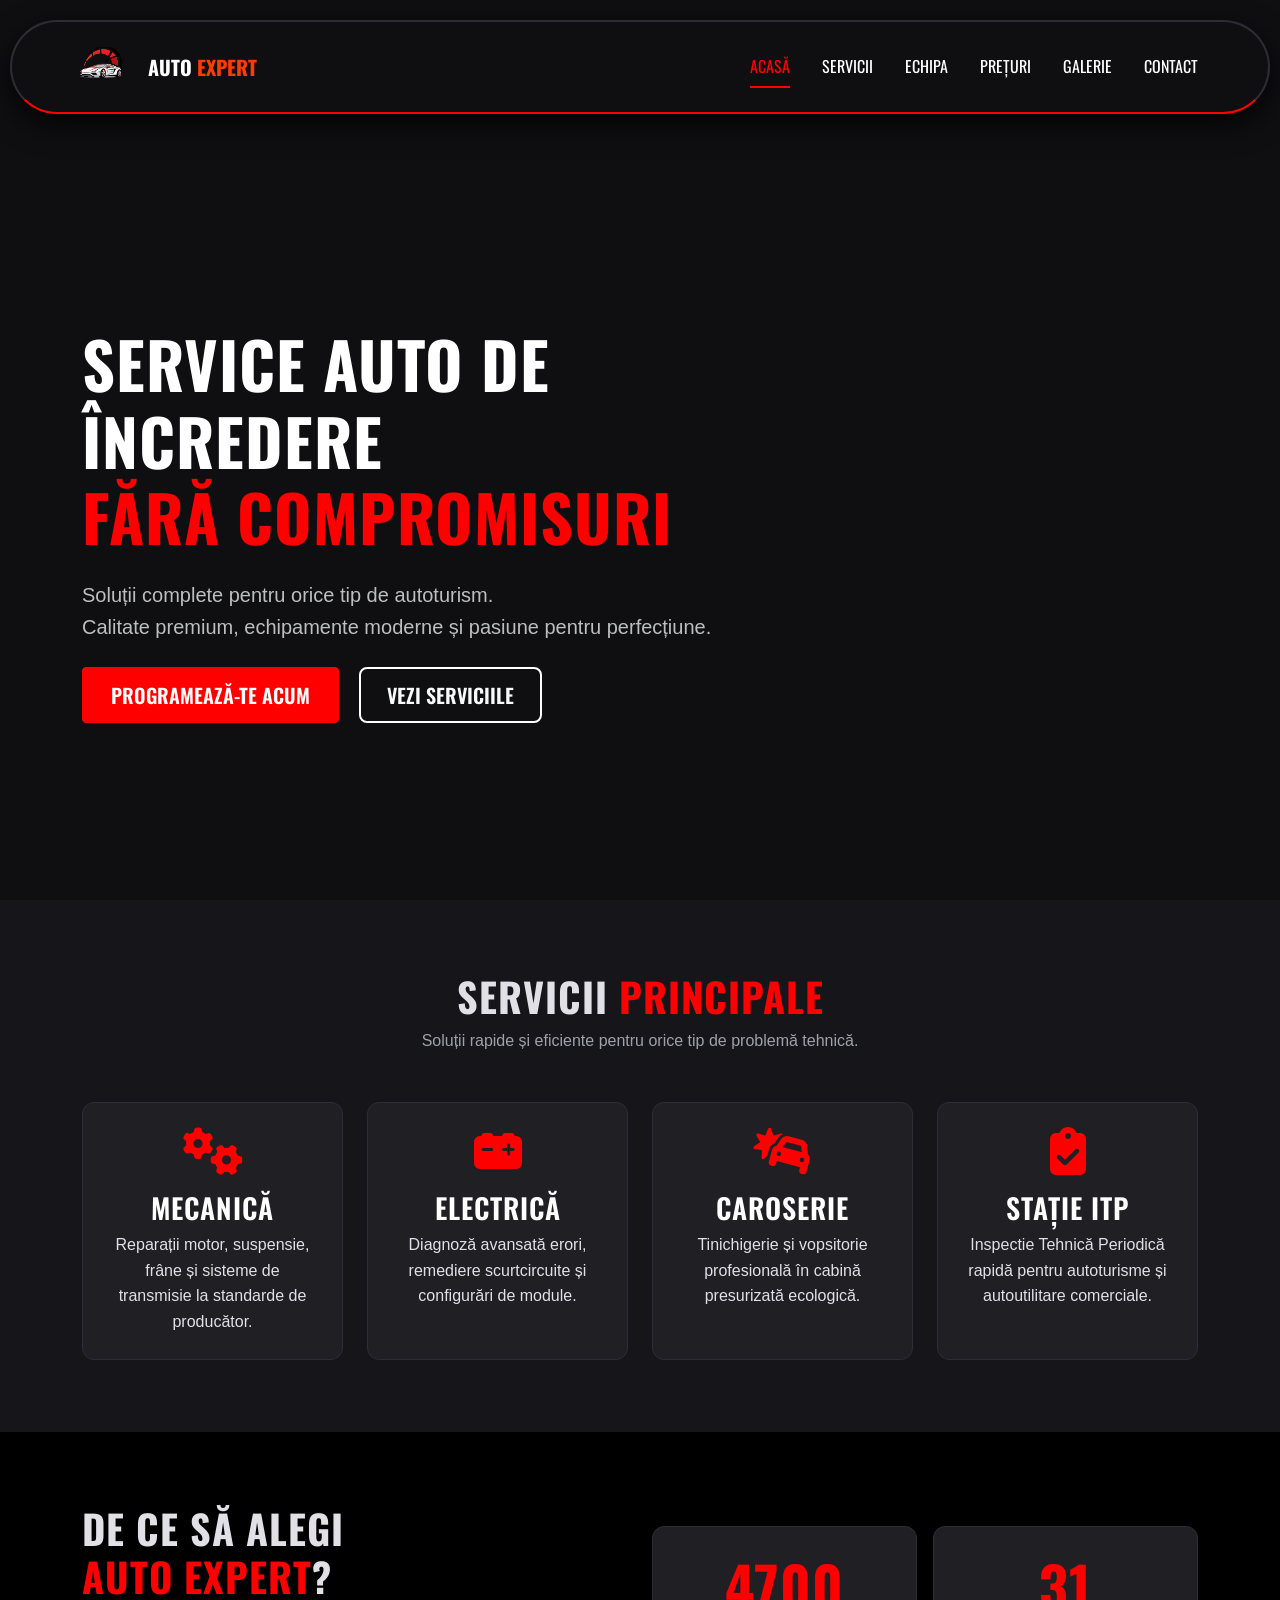
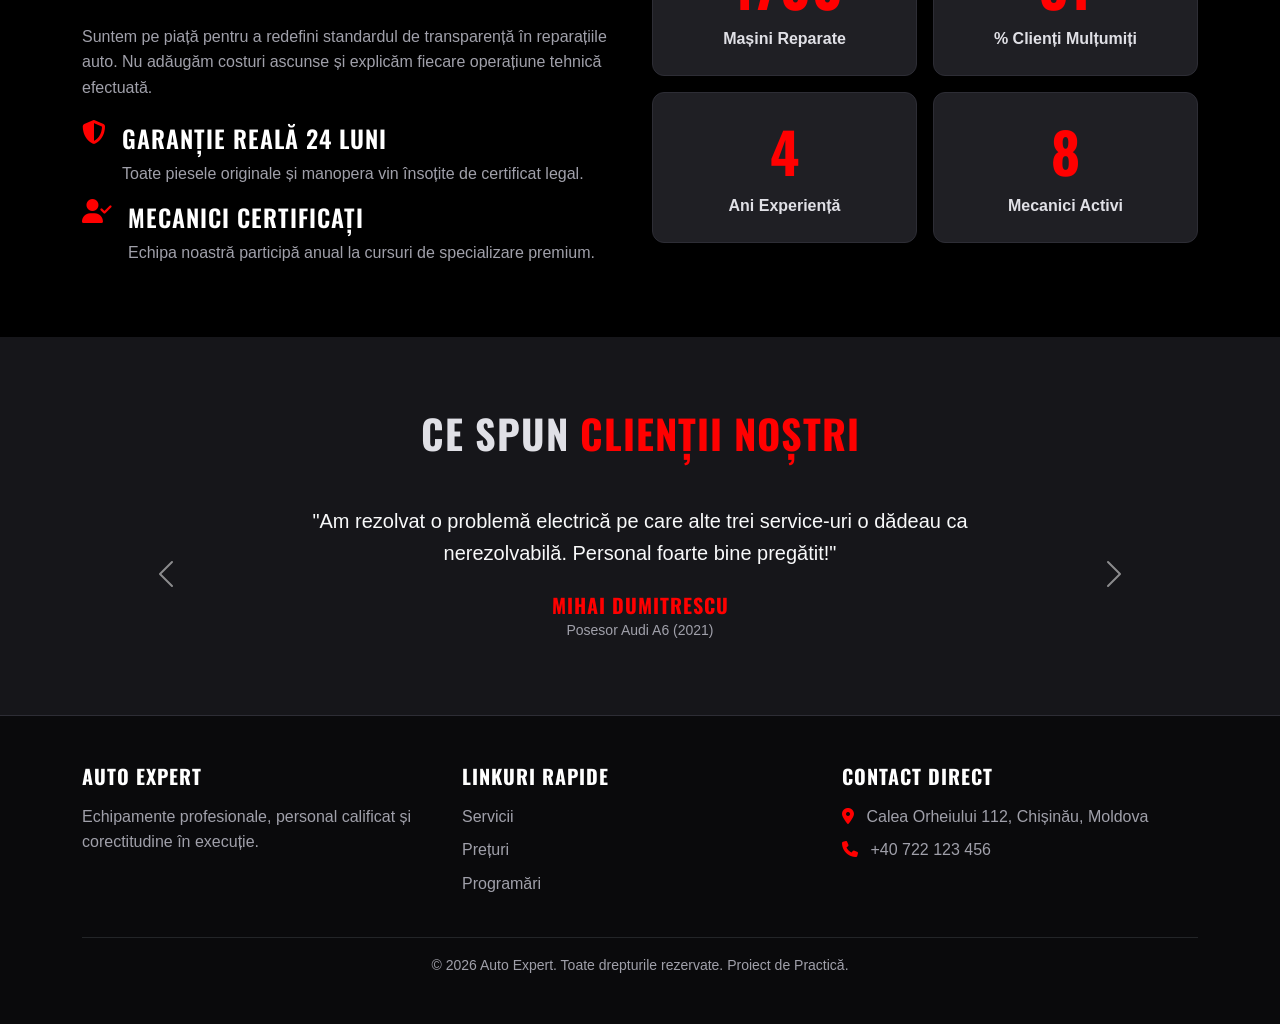
<file: index.html>
<!DOCTYPE html>
<html lang="ro">
<head>
    <meta charset="UTF-8">
    <meta name="viewport" content="width=device-width, initial-scale=1.0">
    <title>Auto Expert | Service Auto Profesional Chișinău</title>
    <meta name="description" content="Service auto premium dedicat siguranței tale. Oferim diagnoză computerizată, mecanică, electrică și caroserie cu garanție de 24 de luni.">
    <link href="https://cdn.jsdelivr.net/npm/bootstrap@5.3.2/dist/css/bootstrap.min.css" rel="stylesheet">
    <link href="https://cdnjs.cloudflare.com/ajax/libs/font-awesome/6.4.2/css/all.min.css" rel="stylesheet">
    <link rel="stylesheet" href="css/style.css">
</head>
<body>

   <!-- navbar - AUTO EXPERT -->
<nav class="navbar navbar-expand-lg navbar-dark fixed-top navbar-premium-capsule" aria-label="Meniu Principal">
    <div class="container-fluid px-lg-4">
        <a class="navbar-brand premium-brand-flex" href="index.html">
    <img src="./img/logo/logo.svg" alt="Auto Expert Logo" class="logo-premium-vector">
    
    <span class="brand-text-digital">
        AUTO <span class="brand-text-red">EXPERT</span>
    </span>
</a>
        
        <button class="navbar-toggler" type="button" data-bs-toggle="collapse" data-bs-target="#navbarNav" aria-controls="navbarNav" aria-expanded="false" aria-label="Navigatie">
            <span class="navbar-toggler-icon"></span>
        </button>
        
        <div class="collapse navbar-collapse" id="navbarNav">
            <ul class="navbar-nav ms-auto align-items-center">
                <li class="nav-item"><a class="nav-link active" href="index.html">Acasă</a></li>
                <li class="nav-item"><a class="nav-link" href="services.html">Servicii</a></li>
                <li class="nav-item"><a class="nav-link" href="team.html">Echipa</a></li>
                <li class="nav-item"><a class="nav-link" href="prices.html">Prețuri</a></li>
                <li class="nav-item"><a class="nav-link" href="gallery.html">Galerie</a></li>
                <li class="nav-item"><a class="nav-link" href="contact.html">Contact</a></li>
            </ul>
        </div>
    </div>
</nav>

   <header class="hero-section text-white d-flex align-items-center" style="min-height: 100vh; background: linear-gradient(rgba(15, 15, 17, 0.7), rgba(15, 15, 17, 0.95)), url('https://images.unsplash.com/photo-1503376780353-7e6692767b70?q=80&w=1920') center/cover no-repeat; padding-top: 140px;">
        <div class="container">
            <div class="row">
                <div class="col-lg-8">
                   <h1 class="display-3 fw-bold mt-2 mb-4 text-uppercase text-white">
                        Service Auto de Încredere <br>
                        <span class="text-primary-custom">Fără Compromisuri</span>
                    </h1>
                    <p class="lead text-light opacity-75 mb-4">
                        Soluții complete pentru orice tip de autoturism.<br>
                        Calitate premium, echipamente moderne și pasiune pentru perfecțiune.
                    </p>
                    <a href="contact.html" class="btn btn-primary-custom btn-lg me-3">Programează-te acum</a>
                    <a href="services.html" class="btn btn-outline-light btn-lg">Vezi Serviciile</a>
                </div>
            </div>
        </div>
    </header>

    <section class="py-5 bg-dark-section">
        <div class="container py-4">
            <div class="text-center mb-5">
                <h2 class="h1 fw-bold">Servicii <span class="text-primary-custom">Principale</span></h2>
                <p class="text-muted">Soluții rapide și eficiente pentru orice tip de problemă tehnică.</p>
            </div>
            <div class="row g-4">
                <div class="col-md-3">
                    <div class="custom-card p-4 text-center h-100">
                        <i class="fa-solid fa-gears fa-3x text-primary-custom mb-3"></i>
                        <h3>Mecanică</h3>
                        <p class="text-muted mb-0">Reparații motor, suspensie, frâne și sisteme de transmisie la standarde de producător.</p>
                    </div>
                </div>
                <div class="col-md-3">
                    <div class="custom-card p-4 text-center h-100">
                        <i class="fa-solid fa-car-battery fa-3x text-primary-custom mb-3"></i>
                        <h3>Electrică</h3>
                        <p class="text-muted mb-0">Diagnoză avansată erori, remediere scurtcircuite și configurări de module.</p>
                    </div>
                </div>
                <div class="col-md-3">
                    <div class="custom-card p-4 text-center h-100">
                        <i class="fa-solid fa-car-burst fa-3x text-primary-custom mb-3"></i>
                        <h3>Caroserie</h3>
                        <p class="text-muted mb-0">Tinichigerie și vopsitorie profesională în cabină presurizată ecologică.</p>
                    </div>
                </div>
                <div class="col-md-3">
                    <div class="custom-card p-4 text-center h-100">
                        <i class="fa-solid fa-clipboard-check fa-3x text-primary-custom mb-3"></i>
                        <h3>Stație ITP</h3>
                        <p class="text-muted mb-0">Inspectie Tehnică Periodică rapidă pentru autoturisme și autoutilitare comerciale.</p>
                    </div>
                </div>
            </div>
        </div>
    </section>

    <section class="py-5 bg-black">
        <div class="container py-4">
            <div class="row align-items-center">
                <div class="col-lg-6 mb-4 mb-lg-0">
                    <h2 class="h1 fw-bold mb-4">De ce să alegi <br><span class="text-primary-custom">Auto Expert</span>?</h2>
                    <p class="text-muted mb-4">Suntem pe piață pentru a redefini standardul de transparență în reparațiile auto. Nu adăugăm costuri ascunse și explicăm fiecare operațiune tehnică efectuată.</p>
                    <div class="d-flex mb-3 align-items-start">
                        <i class="fa-solid fa-shield-halved text-primary-custom fa-xl mt-2 me-3"></i>
                        <div>
                            <h4>Garanție Reală 24 Luni</h4>
                            <p class="text-muted mb-0">Toate piesele originale și manopera vin însoțite de certificat legal.</p>
                        </div>
                    </div>
                    <div class="d-flex align-items-start">
                        <i class="fa-solid fa-user-check text-primary-custom fa-xl mt-2 me-3"></i>
                        <div>
                            <h4>Mecanici Certificați</h4>
                            <p class="text-muted mb-0">Echipa noastră participă anual la cursuri de specializare premium.</p>
                        </div>
                    </div>
                </div>
                <div class="col-lg-6">
                    <div class="row g-3">
                        <div class="col-6">
                            <div class="p-4 text-center custom-card counter-box">
                                <h3 class="display-4 fw-bold text-primary-custom counter-val" data-target="15000">0</h3>
                                <p class="text-white mb-0 fw-bold">Mașini Reparate</p>
                            </div>
                        </div>
                        <div class="col-6">
                            <div class="p-4 text-center custom-card counter-box">
                                <h3 class="display-4 fw-bold text-primary-custom counter-val" data-target="98">0</h3>
                                <p class="text-white mb-0 fw-bold">% Clienți Mulțumiți</p>
                            </div>
                        </div>
                        <div class="col-6">
                            <div class="p-4 text-center custom-card counter-box">
                                <h3 class="display-4 fw-bold text-primary-custom counter-val" data-target="12">0</h3>
                                <p class="text-white mb-0 fw-bold">Ani Experiență</p>
                            </div>
                        </div>
                        <div class="col-6">
                            <div class="p-4 text-center custom-card counter-box">
                                <h3 class="display-4 fw-bold text-primary-custom counter-val" data-target="24">0</h3>
                                <p class="text-white mb-0 fw-bold">Mecanici Activi</p>
                            </div>
                        </div>
                    </div>
                </div>
            </div>
        </div>
    </section>

    <section class="py-5 bg-dark-section">
        <div class="container py-4">
            <div class="text-center mb-5">
                <h2 class="h1 fw-bold">Ce Spun <span class="text-primary-custom">Clienții Noștri</span></h2>
            </div>
            <div id="testimonialCarousel" class="carousel slide" data-bs-ride="carousel">
                <div class="carousel-inner mx-auto" style="max-width: 750px;">
                    <div class="carousel-item active">
                        <div class="testimonial-item text-center">
                            <p class="lead text-light italic">"Am rezolvat o problemă electrică pe care alte trei service-uri o dădeau ca nerezolvabilă. Personal foarte bine pregătit!"</p>
                            <h5 class="mt-4 text-primary-custom fw-bold mb-0">Mihai Dumitrescu</h5>
                            <small class="text-muted">Posesor Audi A6 (2021)</small>
                        </div>
                    </div>
                    <div class="carousel-item">
                        <div class="testimonial-item text-center">
                            <p class="lead text-light italic">"Transparență maximă! Mi s-a trimis filmare pe WhatsApp cu piesele defecte înainte de înlocuire. Recomand cu drag."</p>
                            <h5 class="mt-4 text-primary-custom fw-bold mb-0">Raluca Ionescu</h5>
                            <small class="text-muted">Posesor VW Golf 7 (2018)</small>
                        </div>
                    </div>
                </div>
                <button class="carousel-control-prev" type="button" data-bs-target="#testimonialCarousel" data-bs-slide="prev">
                    <span class="carousel-control-prev-icon" aria-hidden="true"></span>
                </button>
                <button class="carousel-control-next" type="button" data-bs-target="#testimonialCarousel" data-bs-slide="next">
                    <span class="carousel-control-next-icon" aria-hidden="true"></span>
                </button>
            </div>
        </div>
    </section>

    <footer class="py-5 text-white">
        <div class="container">
            <div class="row g-4">
                <div class="col-md-4">
                    <h5 class="fw-bold mb-3">AUTO EXPERT</h5>
                    <p class="text-muted">Echipamente profesionale, personal calificat și corectitudine în execuție.</p>
                </div>
                <div class="col-md-4">
                    <h5 class="fw-bold mb-3">Linkuri Rapide</h5>
                    <ul class="list-unstyled">
                        <li><a href="services.html" class="text-muted text-decoration-none d-block mb-2">Servicii</a></li>
                        <li><a href="prices.html" class="text-muted text-decoration-none d-block mb-2">Prețuri</a></li>
                        <li><a href="contact.html" class="text-muted text-decoration-none d-block mb-2">Programări</a></li>
                    </ul>
                </div>
                <div class="col-md-4">
                    <h5 class="fw-bold mb-3">Contact Direct</h5>
                    <p class="text-muted mb-2"><i class="fa-solid fa-location-dot text-primary-custom me-2"></i>  Calea Orheiului 112, Chișinău, Moldova</p>
                    <p class="text-muted mb-2"><i class="fa-solid fa-phone text-primary-custom me-2"></i> +40 722 123 456</p>
                </div>
            </div>
            <hr class="border-secondary mt-4">
            <div class="text-center text-muted small">&copy; 2026 Auto Expert. Toate drepturile rezervate. Proiect de Practică.</div>
        </div>
    </footer>

    <button id="backToTop" aria-label="Mergi în sus"><i class="fa-solid fa-arrow-up"></i></button>

    <script src="https://cdn.jsdelivr.net/npm/bootstrap@5.3.2/dist/js/bootstrap.bundle.min.js"></script>
    <script src="js/main.js"></script>
</file>
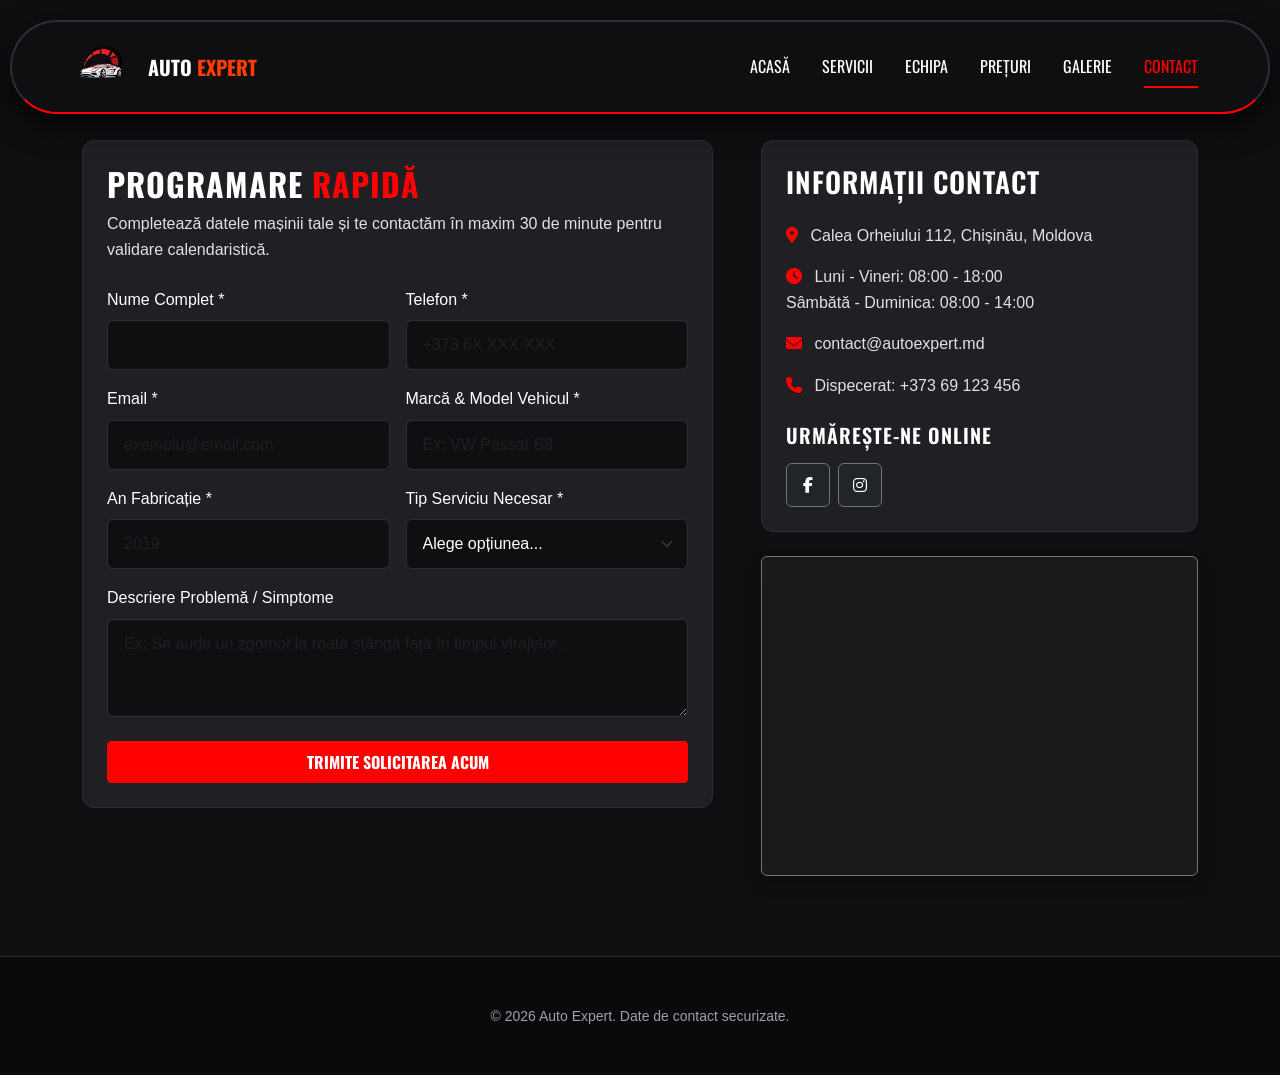
<file: contact.html>
<!DOCTYPE html>
<html lang="ro">
<head>
    <meta charset="UTF-8">
    <meta name="viewport" content="width=device-width, initial-scale=1.0">
    <title>Contact și Programări Online | Auto Expert</title>
    <meta name="description" content="Programează-ți mașina la Auto Expert. Completează formularul online sau contactează-ne direct la numărul de telefon.">
    <link href="https://cdn.jsdelivr.net/npm/bootstrap@5.3.2/dist/css/bootstrap.min.css" rel="stylesheet">
    <link href="https://cdnjs.cloudflare.com/ajax/libs/font-awesome/6.4.2/css/all.min.css" rel="stylesheet">
    <link rel="stylesheet" href="css/style.css">
</head>
<body>

  <nav class="navbar navbar-expand-lg navbar-dark fixed-top navbar-premium-capsule" aria-label="Meniu Principal">
        <div class="container-fluid px-lg-4">
            <a class="navbar-brand premium-brand-flex" href="index.html">
                <img src="./img/logo/logo.svg" alt="Auto Expert Logo" class="logo-premium-vector">
                <span class="brand-text-digital">
                    AUTO <span class="brand-text-red">EXPERT</span>
                </span>
            </a>
            <button class="navbar-toggler" type="button" data-bs-toggle="collapse" data-bs-target="#navbarNav" aria-controls="navbarNav" aria-expanded="false" aria-label="Afișează meniul">
                <span class="navbar-toggler-icon"></span>
            </button>
            <div class="collapse navbar-collapse" id="navbarNav">
                <ul class="navbar-nav ms-auto">
                    <li class="nav-item"><a class="nav-link" href="index.html">Acasă</a></li>
                    <li class="nav-item"><a class="nav-link" href="services.html">Servicii</a></li>
                    <li class="nav-item"><a class="nav-link" href="team.html">Echipa</a></li>
                    <li class="nav-item"><a class="nav-link" href="prices.html">Prețuri</a></li>
                    <li class="nav-item"><a class="nav-link" href="gallery.html">Galerie</a></li>
                    <li class="nav-item"><a class="nav-link active" href="contact.html">Contact</a></li>
                </ul>
            </div>
        </div>
    </nav>

    <main class="container page-padding">
        <div class="row g-5">
            <!-- Coloana stanga: Formular de Programare -->
            <div class="col-lg-7">
                <div class="p-4 custom-card rounded">
                    <h2 class="text-white mb-2 fw-bold">Programare <span class="text-primary-custom">Rapidă</span></h2>
                    <p class="text-muted mb-4">Completează datele mașinii tale și te contactăm în maxim 30 de minute pentru validare calendaristică.</p>
                    
                    <div class="alert alert-success d-none" id="formSuccessAlert" role="alert">
                        <i class="fa-solid fa-circle-check me-2"></i> Solicitarea dumneavoastră a fost trimisă cu succes! Vă contactăm telefonic imediat.
                    </div>

                    <form id="appointmentForm" novalidate>
                        <div class="row g-3">
                            <div class="col-md-6">
                                <label for="fullName" class="form-label text-white">Nume Complet *</label>
                                <input type="text" class="form-control bg-dark text-white border-secondary" id="fullName" required>
                                <div class="invalid-feedback">Numele trebuie să conțină minim 3 caractere.</div>
                            </div>
                            <div class="col-md-6">
                                <label for="phone" class="form-label text-white">Telefon *</label>
                                <!-- Placeholder universal cu prefixul țării inclus -->
                                <input type="tel" class="form-control bg-dark text-white border-secondary" id="phone" placeholder="+373 6X XXX XXX" required>
                                <div class="invalid-feedback">Introduceți un număr valid RM (Ex: 06XXXXXXX sau +3737XXXXXXXX).</div>
                            </div>
                            <div class="col-md-6">
                                <label for="email" class="form-label text-white">Email *</label>
                                <input type="email" class="form-control bg-dark text-white border-secondary" id="email" placeholder="exemplu@email.com" required>
                                <div class="invalid-feedback">Introduceți o adresă de email validă.</div>
                            </div>
                            <div class="col-md-6">
                                <label for="carBrand" class="form-label text-white">Marcă & Model Vehicul *</label>
                                <input type="text" class="form-control bg-dark text-white border-secondary" id="carBrand" placeholder="Ex: VW Passat B8" required>
                                <div class="invalid-feedback">Câmp obligatoriu.</div>
                            </div>
                            <div class="col-md-6">
                                <label for="carYear" class="form-label text-white">An Fabricație *</label>
                                <input type="number" class="form-control bg-dark text-white border-secondary" id="carYear" min="1990" max="2026" placeholder="2019" required>
                                <div class="invalid-feedback">Anul trebuie să fie cuprins între 1990 și 2026.</div>
                            </div>
                            <div class="col-md-6">
                                <label for="serviceDropdown" class="form-label text-white">Tip Serviciu Necesar *</label>
                                <select class="form-select bg-dark text-white border-secondary" id="serviceDropdown" required>
                                    <option value="" selected disabled>Alege opțiunea...</option>
                                    <option value="mecanica">Mecanică Auto</option>
                                    <option value="electrica">Electrică Auto</option>
                                    <option value="caroserie">Tinichigerie/Vopsitorie</option>
                                    <option value="itp">Inspecție Tehnică Periodică (ITP)</option>
                                </select>
                                <div class="invalid-feedback">Vă rugăm să selectați un serviciu corect.</div>
                            </div>
                            <div class="col-12">
                                <label for="problemDesc" class="form-label text-white">Descriere Problemă / Simptome</label>
                                <textarea class="form-control bg-dark text-white border-secondary" id="problemDesc" rows="3" placeholder="Ex: Se aude un zgomot la roata stângă față în timpul virajelor..."></textarea>
                            </div>
                            <div class="col-12 mt-4">
                                <button type="submit" class="btn btn-primary-custom w-100 py-2 fw-bold">Trimite Solicitarea Acum</button>
                            </div>
                        </div>
                    </form>
                </div>
            </div>

            <div class="col-lg-5 text-white">
                <div class="p-4 custom-card rounded mb-4">
                    <h3 class="mb-4">Informații Contact</h3>
                    <p class="mb-3"><i class="fa-solid fa-location-dot text-primary-custom me-2"></i> Calea Orheiului 112, Chișinău, Moldova</p>
                    <p class="mb-3"><i class="fa-solid fa-clock text-primary-custom me-2"></i> Luni - Vineri: 08:00 - 18:00 <br>Sâmbătă - Duminica: 08:00 - 14:00 </i></p>
                    <p class="mb-3"><i class="fa-solid fa-envelope text-primary-custom me-2"></i> contact@autoexpert.md</p>
                    <p class="mb-4"><i class="fa-solid fa-phone text-primary-custom me-2"></i> Dispecerat: +373 69 123 456</p>
                    
                    <h5 class="mb-3">Urmărește-ne Online</h5>
                    <div class="d-flex gap-2">
                        <a href="#" class="btn btn-dark border-secondary text-white" style="min-width:44px; min-height:44px; display:inline-flex; align-items:center; justify-content:center;" aria-label="Facebook Profile"><i class="fa-brands fa-facebook-f"></i></a>
                        <a href="#" class="btn btn-dark border-secondary text-white" style="min-width:44px; min-height:44px; display:inline-flex; align-items:center; justify-content:center;" aria-label="Instagram Profile"><i class="fa-brands fa-instagram"></i></a>
                    </div>
                </div>

                <!-- Zona Hărții -->
                <div class="rounded border border-secondary overflow-hidden shadow" style="height: 320px; background-color: #1a1a1a;">
                    <iframe 
                        src="https://www.google.com/maps/embed?pb=!1m18!1m12!1m3!1d2719.231908225574!2d28.8433434!3d47.0356133!2m3!1f0!2f0!3f0!3m2!1i1024!2i768!4f13.1!3m3!1m2!1s0x40cbd6431952e519%3A0xe54d68e2f89c623d!2sCalea%20Orheiului%2C%20Chi%C8%99in%C4%83u!5e0!3m2!1sro!2smd!4v1717830000000!5m2!1sro!2smd" 
                        width="100%" 
                        height="100%" 
                        style="border:0;" 
                        allowfullscreen="" 
                        loading="lazy" 
                        referrerpolicy="no-referrer-when-downgrade">
                    </iframe>
                </div>
            </div> 
        </div>
    </main>

    <footer class="py-5 text-white mt-auto">
        <div class="container text-center text-muted small">&copy; 2026 Auto Expert. Date de contact securizate.</div>
    </footer>

    <button id="backToTop" aria-label="Mergi în sus"><i class="fa-solid fa-arrow-up"></i></button>
    <script src="https://cdn.jsdelivr.net/npm/bootstrap@5.3.2/dist/js/bootstrap.bundle.min.js"></script>
    <script src="js/main.js"></script>
    <script src="js/validation.js"></script>
</body>
</html>
</file>
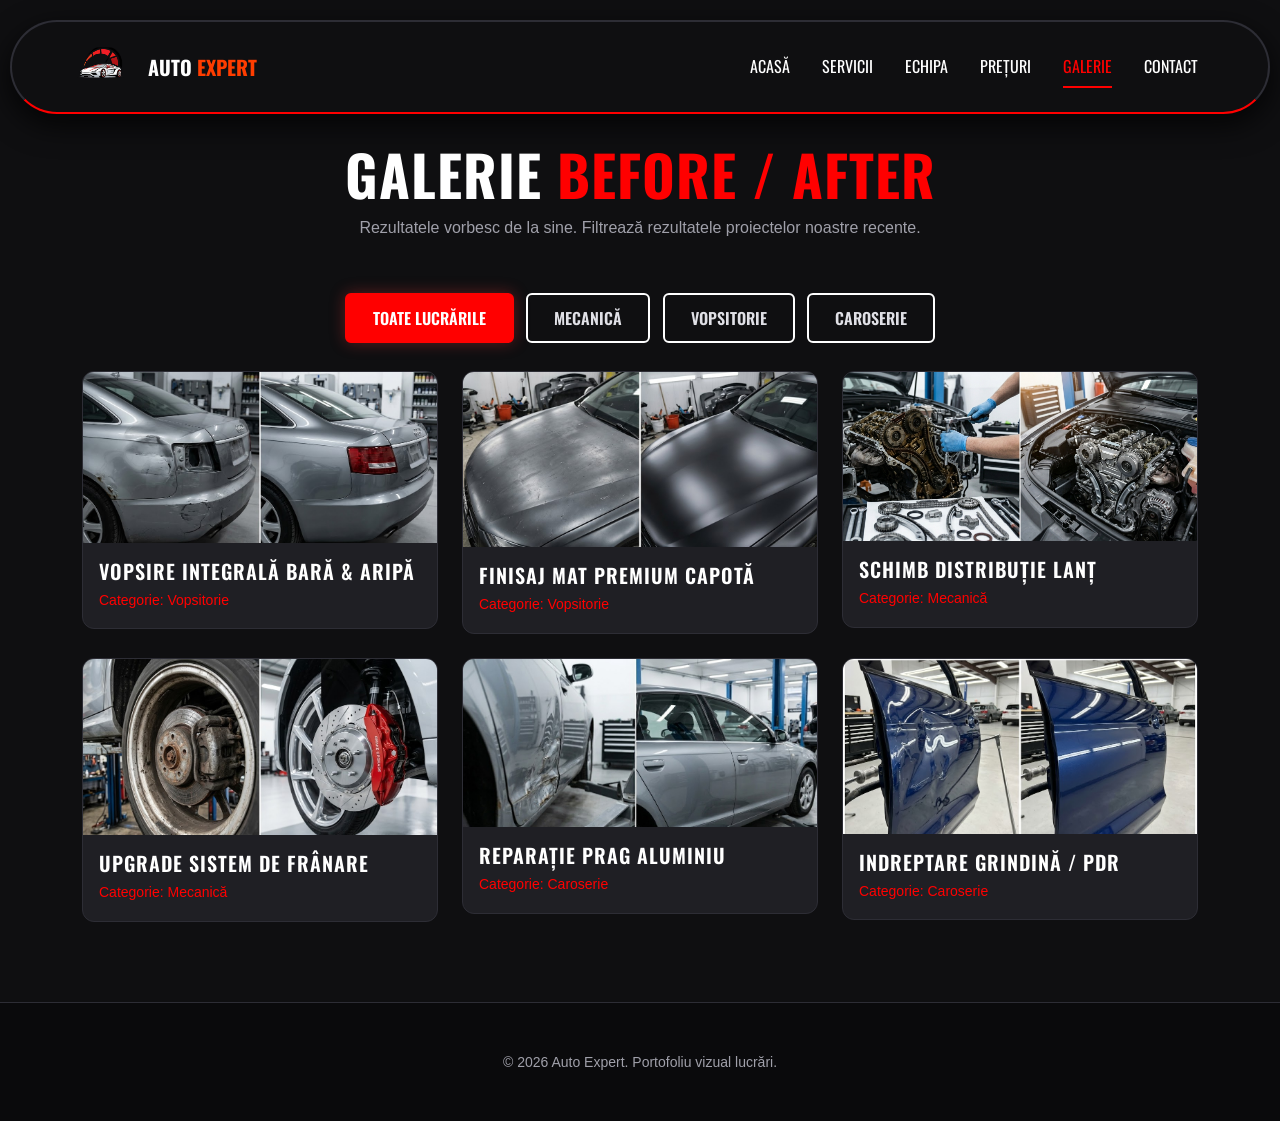
<file: gallery.html>
<!DOCTYPE html>
<html lang="ro">
<head>
    <meta charset="UTF-8">
    <meta name="viewport" content="width=device-width, initial-scale=1.0">
    <title>Galerie Lucrări Before/After | Auto Expert</title>
    <meta name="description" content="Vezi galeria foto a reparațiilor executate de Auto Expert. Filtrare pe categorii mecanică și caroserie.">
    <link href="https://cdn.jsdelivr.net/npm/bootstrap@5.3.2/dist/css/bootstrap.min.css" rel="stylesheet">
    <link href="https://cdnjs.cloudflare.com/ajax/libs/font-awesome/6.4.2/css/all.min.css" rel="stylesheet">
    <link rel="stylesheet" href="css/style.css">
</head>
<body>

  <nav class="navbar navbar-expand-lg navbar-dark fixed-top navbar-premium-capsule" aria-label="Meniu Principal">
        <div class="container-fluid px-lg-4">
            <a class="navbar-brand premium-brand-flex" href="index.html">
                <img src="./img/logo/logo.svg" alt="Auto Expert Logo" class="logo-premium-vector">
                <span class="brand-text-digital">
                    AUTO <span class="brand-text-red">EXPERT</span>
                </span>
            </a>
            <button class="navbar-toggler" type="button" data-bs-toggle="collapse" data-bs-target="#navbarNav" aria-controls="navbarNav" aria-expanded="false" aria-label="Afișează meniul">
                <span class="navbar-toggler-icon"></span>
            </button>
            <div class="collapse navbar-collapse" id="navbarNav">
                <ul class="navbar-nav ms-auto">
                    <li class="nav-item"><a class="nav-link" href="index.html">Acasă</a></li>
                    <li class="nav-item"><a class="nav-link" href="services.html">Servicii</a></li>
                    <li class="nav-item"><a class="nav-link" href="team.html">Echipa</a></li>
                    <li class="nav-item"><a class="nav-link" href="prices.html">Prețuri</a></li>
                    <li class="nav-item"><a class="nav-link active" href="gallery.html">Galerie</a></li>
                    <li class="nav-item"><a class="nav-link" href="contact.html">Contact</a></li>
                </ul>
            </div>
        </div>
    </nav>

    <main class="container page-padding">
        <div class="text-center mb-5">
            <h1 class="display-4 fw-bold">Galerie <span class="text-primary-custom">Before / After</span></h1>
            <p class="text-muted">Rezultatele vorbesc de la sine. Filtrează rezultatele proiectelor noastre recente.</p>
        </div>

        <div class="text-center mb-4">
            <button class="btn btn-outline-light filter-btn active m-1" data-filter="all">Toate Lucrările</button>
            <button class="btn btn-outline-light filter-btn m-1" data-filter="mecanica">Mecanică</button>
            <button class="btn btn-outline-light filter-btn m-1" data-filter="vopsitorie">Vopsitorie</button>
            <button class="btn btn-outline-light filter-btn m-1" data-filter="caroserie">Caroserie</button>
        </div>

        <div class="row g-4" id="galleryGrid">
            
            <div class="col-md-4 gallery-item" data-category="vopsitorie">
                <div class="custom-card overflow-hidden rounded">
                    <img src="img/before-after/1.jpg" class="img-fluid w-100" alt="Vopsire aripă stânga spate premium și bară">
                    <div class="p-3">
                        <h5 class="text-white mb-1">Vopsire Integrală Bară & Aripă</h5>
                        <small class="text-primary-custom">Categorie: Vopsitorie</small>
                    </div>
                </div>
            </div>

            <div class="col-md-4 gallery-item" data-category="vopsitorie">
                <div class="custom-card overflow-hidden rounded">
                    <img src="img/before-after/4.jpg" class="img-fluid w-100" alt="Restaurare vopsea mată de precizie pe capotă">
                    <div class="p-3">
                        <h5 class="text-white mb-1">Finisaj Mat Premium Capotă</h5>
                        <small class="text-primary-custom">Categorie: Vopsitorie</small>
                    </div>
                </div>
            </div>

            <div class="col-md-4 gallery-item" data-category="mecanica">
                <div class="custom-card overflow-hidden rounded">
                    <img src="img/before-after/2.png" class="img-fluid w-100" alt="Înlocuire kit complet distribuție pe lanț">
                    <div class="p-3">
                        <h5 class="text-white mb-1">Schimb Distribuție Lanț</h5>
                        <small class="text-primary-custom">Categorie: Mecanică</small>
                    </div>
                </div>
            </div>

            <div class="col-md-4 gallery-item" data-category="mecanica">
                <div class="custom-card overflow-hidden rounded">
                    <img src="img/before-after/5.jpg" class="img-fluid w-100" alt="Înlocuire discuri și etrieri sistem frânare">
                    <div class="p-3">
                        <h5 class="text-white mb-1">Upgrade Sistem de Frânare</h5>
                        <small class="text-primary-custom">Categorie: Mecanică</small>
                    </div>
                </div>
            </div>

            <div class="col-md-4 gallery-item" data-category="caroserie">
                <div class="custom-card overflow-hidden rounded">
                    <img src="img/before-after/3.jpg" class="img-fluid w-100" alt="Indreptare prag aluminiu avariat">
                    <div class="p-3">
                        <h5 class="text-white mb-1">Reparație Prag Aluminiu</h5>
                        <small class="text-primary-custom">Categorie: Caroserie</small>
                    </div>
                </div>
            </div>

            <div class="col-md-4 gallery-item" data-category="caroserie">
                <div class="custom-card overflow-hidden rounded">
                    <img src="img/before-after/6.jpg" class="img-fluid w-100" alt="Îndreptare portieră lovită fără revopsire PDR">
                    <div class="p-3">
                        <h5 class="text-white mb-1">Indreptare Grindină / PDR</h5>
                        <small class="text-primary-custom">Categorie: Caroserie</small>
                    </div>
                </div>
            </div>

        </div>
    </main>

    <footer class="py-5 text-white mt-auto">
        <div class="container text-center text-muted small">&copy; 2026 Auto Expert. Portofoliu vizual lucrări.</div>
    </footer>

    <button id="backToTop" aria-label="Mergi în sus"><i class="fa-solid fa-arrow-up"></i></button>
    <script src="https://cdn.jsdelivr.net/npm/bootstrap@5.3.2/dist/js/bootstrap.bundle.min.js"></script>
    <script src="js/main.js"></script>
    <script src="js/gallery.js"></script>
</body>
</html>
</file>
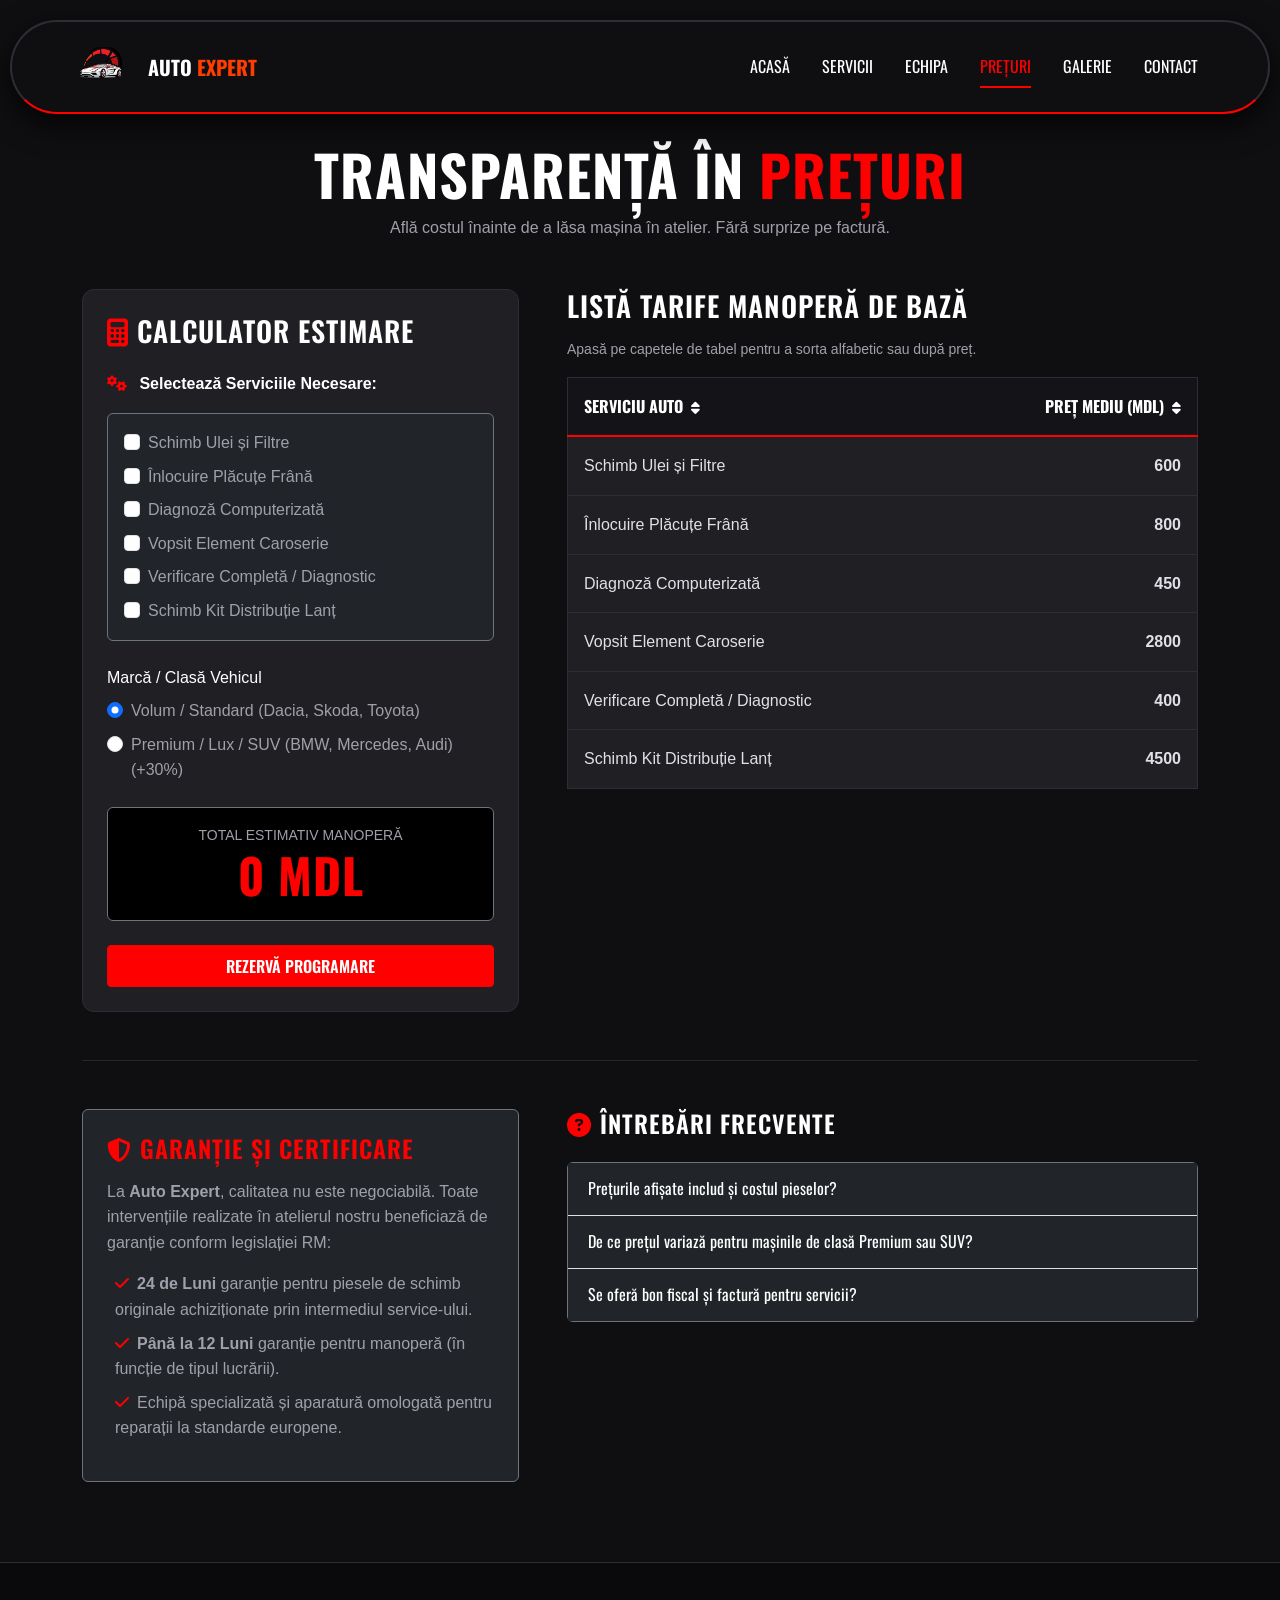
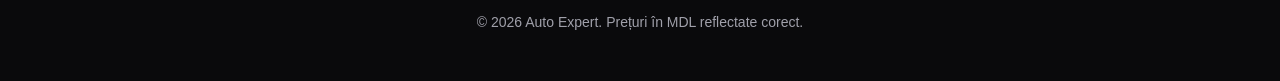
<file: prices.html>
<!DOCTYPE html>
<html lang="ro">
<head>
    <meta charset="UTF-8">
    <meta name="viewport" content="width=device-width, initial-scale=1.0">
    <title>Prețuri Manoperă și Calculator Estimativ | Auto Expert</title>
    <meta name="description" content="Verifică tarifele transparente practicate de Auto Expert și folosește calculatorul nostru online.">
    <link href="https://cdn.jsdelivr.net/npm/bootstrap@5.3.2/dist/css/bootstrap.min.css" rel="stylesheet">
    <link href="https://cdnjs.cloudflare.com/ajax/libs/font-awesome/6.4.2/css/all.min.css" rel="stylesheet">
    <link rel="stylesheet" href="css/style.css">
</head>
<body>

   <nav class="navbar navbar-expand-lg navbar-dark fixed-top navbar-premium-capsule" aria-label="Meniu Principal">
        <div class="container-fluid px-lg-4">
            <a class="navbar-brand premium-brand-flex" href="index.html">
                <img src="./img/logo/logo.svg" alt="Auto Expert Logo" class="logo-premium-vector">
                <span class="brand-text-digital">
                    AUTO <span class="brand-text-red">EXPERT</span>
                </span>
            </a>
            <button class="navbar-toggler" type="button" data-bs-toggle="collapse" data-bs-target="#navbarNav" aria-controls="navbarNav" aria-expanded="false" aria-label="Afișează meniul">
                <span class="navbar-toggler-icon"></span>
            </button>
            <div class="collapse navbar-collapse" id="navbarNav">
                <ul class="navbar-nav ms-auto">
                    <li class="nav-item"><a class="nav-link" href="index.html">Acasă</a></li>
                    <li class="nav-item"><a class="nav-link" href="services.html">Servicii</a></li>
                    <li class="nav-item"><a class="nav-link" href="team.html">Echipa</a></li>
                    <li class="nav-item"><a class="nav-link active" href="prices.html">Prețuri</a></li>
                    <li class="nav-item"><a class="nav-link" href="gallery.html">Galerie</a></li>
                    <li class="nav-item"><a class="nav-link" href="contact.html">Contact</a></li>
                </ul>
            </div>
        </div>
    </nav>

    <main class="container page-padding">
        <div class="text-center mb-5">
            <h1 class="display-4 fw-bold">Transparență în <span class="text-primary-custom">Prețuri</span></h1>
            <p class="text-muted">Află costul înainte de a lăsa mașina în atelier. Fără surprize pe factură.</p>
        </div>

        <div class="row g-5 mb-5">
            <div class="col-lg-5">
                <div class="p-4 custom-card rounded">
                    <h3 class="text-white mb-4"><i class="fa-solid fa-calculator text-primary-custom me-2"></i>Calculator Estimare</h3>
                    <form id="calcForm">
                        <div class="mb-4">
    <label class="form-label text-white fw-bold mb-3"><i class="fa-solid fa-gears text-primary-custom me-2"></i> Selectează Serviciile Necesare:</label>
    
    <div class="bg-dark p-3 rounded border border-secondary" id="servicesCheckboxContainer" style="max-height: 280px; overflow-y: auto;">
        <div class="form-check mb-2">
            <input class="form-check-input service-checkbox" type="checkbox" value="600" id="srvUlei">
            <label class="form-check-label text-muted" for="srvUlei">Schimb Ulei și Filtre</label>
        </div>
        <div class="form-check mb-2">
            <input class="form-check-input service-checkbox" type="checkbox" value="800" id="srvFrane">
            <label class="form-check-label text-muted" for="srvFrane">Înlocuire Plăcuțe Frână</label>
        </div>
        <div class="form-check mb-2">
            <input class="form-check-input service-checkbox" type="checkbox" value="450" id="srvDiagnoza">
            <label class="form-check-label text-muted" for="srvDiagnoza">Diagnoză Computerizată</label>
        </div>
        <div class="form-check mb-2">
            <input class="form-check-input service-checkbox" type="checkbox" value="2800" id="srvCaroserie">
            <label class="form-check-label text-muted" for="srvCaroserie">Vopsit Element Caroserie</label>
        </div>
        <div class="form-check mb-2">
            <input class="form-check-input service-checkbox" type="checkbox" value="400" id="srvDiagnostic">
            <label class="form-check-label text-muted" for="srvDiagnostic">Verificare Completă / Diagnostic</label>
        </div>
        <div class="form-check mb-0">
            <input class="form-check-input service-checkbox" type="checkbox" value="4500" id="srvDistributie">
            <label class="form-check-label text-muted" for="srvDistributie">Schimb Kit Distribuție Lanț</label>
        </div>
    </div>
</div>
                        <div class="mb-4">
                            <label class="form-label text-white d-block">Marcă / Clasă Vehicul</label>
                            <div class="form-check mb-2">
                                <input class="form-check-input" type="radio" name="carClass" id="stdClass" value="1.0" checked>
                                <label class="form-check-label text-muted" for="stdClass">Volum / Standard (Dacia, Skoda, Toyota)</label>
                            </div>
                            <div class="form-check">
                                <input class="form-check-input" type="radio" name="carClass" id="premClass" value="1.3">
                                <label class="form-check-label text-muted" for="premClass">Premium / Lux / SUV (BMW, Mercedes, Audi) (+30%)</label>
                            </div>
                        </div>
                        <div class="p-3 mb-4 bg-black text-center rounded border border-secondary">
                            <span class="text-muted d-block small text-uppercase">Total Estimativ Manoperă</span>
                            <h2 class="display-5 fw-bold text-primary-custom mb-0"><span id="calcTotal">0</span> MDL</h2>
                        </div>
                        <a href="contact.html" class="btn btn-primary-custom w-100 py-2">Rezervă Programare</a>
                    </form>
                </div>
            </div>

            <div class="col-lg-7">
                <h3 class="text-white mb-3">Listă Tarife Manoperă de Bază</h3>
                <p class="text-muted small">Apasă pe capetele de tabel pentru a sorta alfabetic sau după preț.</p>
                <div class="table-responsive">
                    <table class="table table-dark table-hover align-middle border border-secondary" id="pricesTable">
                        <thead>
                            <tr style="cursor: pointer;">
                                <th scope="col" id="sortByService">Serviciu Auto <i class="fa-solid fa-sort ms-1 small"></i></th>
                                <th scope="col" id="sortByPrice" class="text-end">Preț Mediu (MDL) <i class="fa-solid fa-sort ms-1 small"></i></th>
                            </tr>
                        </thead>
                        <tbody>
                            <tr><td>Schimb Ulei și Filtre</td><td class="text-end fw-bold">600</td></tr>
                            <tr><td>Înlocuire Plăcuțe Frână</td><td class="text-end fw-bold">800</td></tr>
                            <tr><td>Diagnoză Computerizată</td><td class="text-end fw-bold">450</td></tr>
                            <tr><td>Vopsit Element Caroserie</td><td class="text-end fw-bold">2800</td></tr>
                            <tr><td>Verificare Completă / Diagnostic</td><td class="text-end fw-bold">400</td></tr>
                            <tr><td>Schimb Kit Distribuție Lanț</td><td class="text-end fw-bold">4500</td></tr>
                        </tbody>
                    </table>
                </div>
            </div>
        </div>

        <hr class="border-secondary my-5">

        <div class="row g-5">
            <div class="col-lg-5">
                <div class="p-4 bg-dark rounded border border-secondary text-white">
                    <h4 class="mb-3 text-primary-custom"><i class="fa-solid fa-shield-halved me-2"></i>Garanție și Certificare</h4>
                    <p class="text-muted">La <strong>Auto Expert</strong>, calitatea nu este negociabilă. Toate intervențiile realizate în atelierul nostru beneficiază de garanție conform legislației RM:</p>
                    <ul class="list-unstyled text-muted ps-2">
                        <li class="mb-2"><i class="fa-solid fa-check text-primary-custom me-2"></i><strong>24 de Luni</strong> garanție pentru piesele de schimb originale achiziționate prin intermediul service-ului.</li>
                        <li class="mb-2"><i class="fa-solid fa-check text-primary-custom me-2"></i><strong>Până la 12 Luni</strong> garanție pentru manoperă (în funcție de tipul lucrării).</li>
                        <li class="mb-2"><i class="fa-solid fa-check text-primary-custom me-2"></i>Echipă specializată și aparatură omologată pentru reparații la standarde europene.</li>
                    </ul>
                </div>
            </div>

            <div class="col-lg-7">
                <h4 class="text-white mb-4"><i class="fa-solid fa-circle-question text-primary-custom me-2"></i>Întrebări Frecvente</h4>
                <div class="accordion accordion-flush border border-secondary rounded" id="faqPrices">
                    <div class="accordion-item bg-dark text-white">
                        <h2 class="accordion-header">
                            <button class="accordion-button collapsed bg-dark text-white" type="button" data-bs-toggle="collapse" data-bs-target="#faq1">
                                Prețurile afișate includ și costul pieselor?
                            </button>
                        </h2>
                        <div id="faq1" class="accordion-collapse collapse" data-bs-parent="#faqPrices">
                            <div class="accordion-body text-muted">
                                Nu, tarifele prezente în tabel reprezintă exclusiv costul manoperei. Costul pieselor de schimb (ulei, filtre, componente de caroserie etc.) se calculează separat în baza codului VIN al automobilului dumneavoastră.
                            </div>
                        </div>
                    </div>
                    <div class="accordion-item bg-dark text-white">
                        <h2 class="accordion-header">
                            <button class="accordion-button collapsed bg-dark text-white" type="button" data-bs-toggle="collapse" data-bs-target="#faq2">
                                De ce prețul variază pentru mașinile de clasă Premium sau SUV?
                            </button>
                        </h2>
                        <div id="faq2" class="accordion-collapse collapse" data-bs-parent="#faqPrices">
                            <div class="accordion-body text-muted">
                                Automobilele din clasa premium (ex. Audi, BMW, Mercedes) sau SUV-urile necesită un proces mai complex de demontare/montare, utilizarea scanerelor de diagnoză specifice și un timp de lucru alocat mai mare pentru a garanta o execuție perfectă.
                            </div>
                        </div>
                    </div>
                    <div class="accordion-item bg-dark text-white">
                        <h2 class="accordion-header">
                            <button class="accordion-button collapsed bg-dark text-white" type="button" data-bs-toggle="collapse" data-bs-target="#faq3">
                                Se oferă bon fiscal și factură pentru servicii?
                            </button>
                        </h2>
                        <div id="faq3" class="accordion-collapse collapse" data-bs-parent="#faqPrices">
                            <div class="accordion-body text-muted">
                                Da, absolut toate lucrările executate în service-ul nostru sunt însoțite de factură fiscală, bon de plată și actul de primire-predare a automobilului, acestea fiind și baza legală a garanției oferite.
                            </div>
                        </div>
                    </div>
                </div>
            </div>
        </div>
    </main>

    <footer class="py-5 text-white mt-auto">
        <div class="container text-center text-muted small">&copy; 2026 Auto Expert. Prețuri în MDL reflectate corect.</div>
    </footer>

    <button id="backToTop" aria-label="Mergi în sus"><i class="fa-solid fa-arrow-up"></i></button>
    
    <script src="https://cdn.jsdelivr.net/npm/bootstrap@5.3.2/dist/js/bootstrap.bundle.min.js"></script>
    <script src="js/main.js"></script>
    <script src="js/calculator.js"></script>
    
    <script>
    document.addEventListener("DOMContentLoaded", function() {
        const table = document.getElementById("pricesTable");
        if (!table) return;
        
        const tbody = table.querySelector("tbody");
        const btnService = document.getElementById("sortByService");
        const btnPrice = document.getElementById("sortByPrice");
        
        let ascService = true;
        let ascPrice = true;

        // Sort alfabet Nume serviciu
        if (btnService) {
            btnService.addEventListener("click", () => {
                const rows = Array.from(tbody.querySelectorAll("tr"));
                rows.sort((a, b) => {
                    const nameA = a.cells[0].textContent.trim();
                    const nameB = b.cells[0].textContent.trim();
                    return ascService ? nameA.localeCompare(nameB, 'ro') : nameB.localeCompare(nameA, 'ro');
                });
                ascService = !ascService;
                rows.forEach(row => tbody.appendChild(row));
            });
        }

        // Sortare pret
        if (btnPrice) {
            btnPrice.addEventListener("click", () => {
                const rows = Array.from(tbody.querySelectorAll("tr"));
                rows.sort((a, b) => {
                    const priceA = parseFloat(a.cells[1].textContent.replace(/[^\d.]/g, '')) || 0;
                    const priceB = parseFloat(b.cells[1].textContent.replace(/[^\d.]/g, '')) || 0;
                    return ascPrice ? priceA - priceB : priceB - priceA;
                });
                ascPrice = !ascPrice;
                rows.forEach(row => tbody.appendChild(row));
            });
        }
    });
    </script>
</body>
</html>
</file>
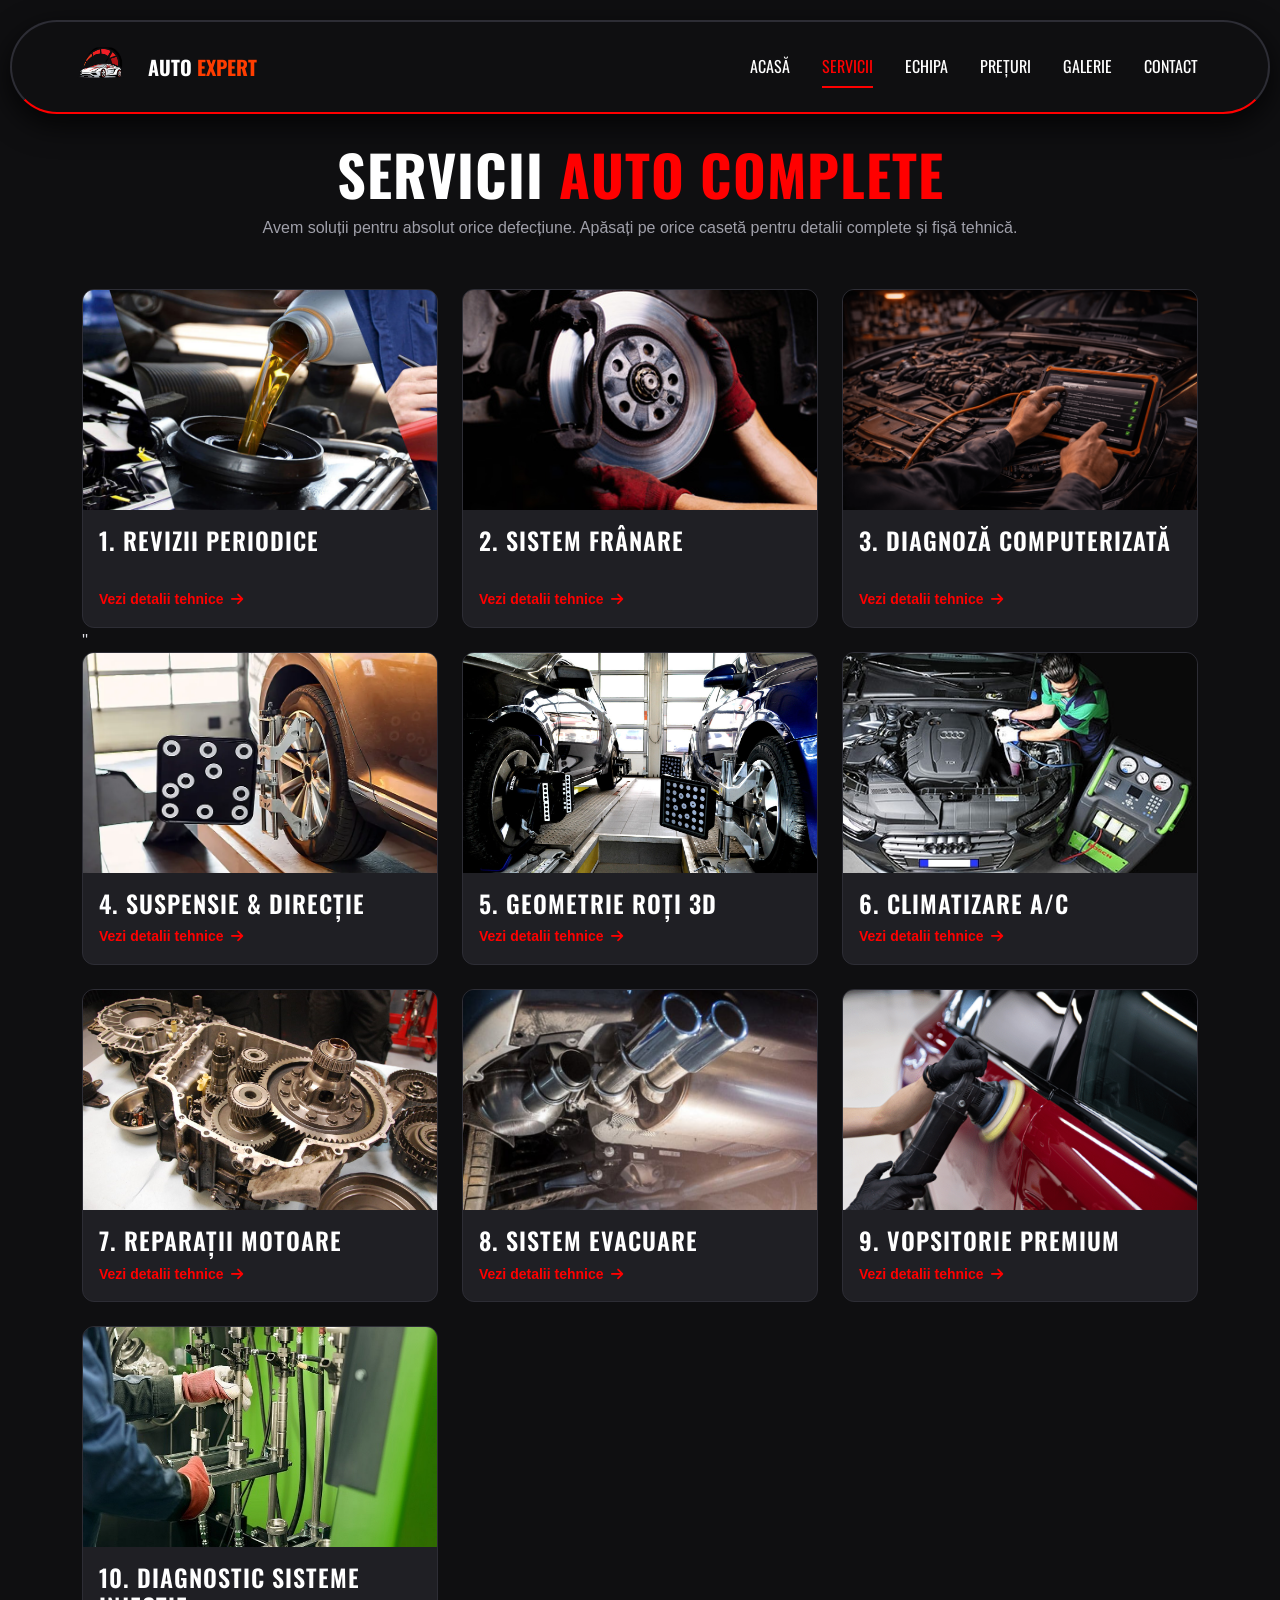
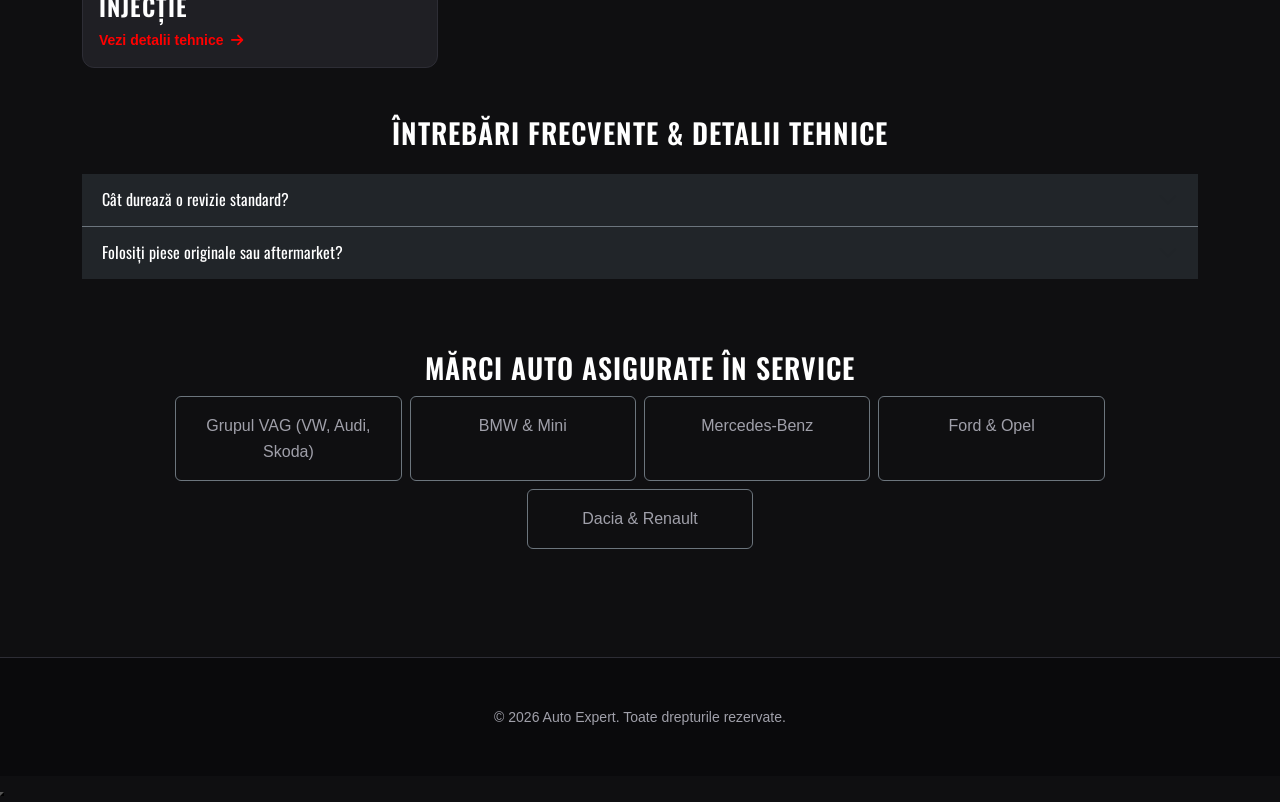
<file: services.html>
<!DOCTYPE html>
<html lang="ro">
<head>
    <meta charset="UTF-8">
    <meta name="viewport" content="width=device-width, initial-scale=1.0">
    <title>Servicii Auto Complete | Auto Expert</title>
    <meta name="description" content="Descoperă gama completă de peste 10 servicii auto profesionale asigurate de Auto Expert.">
    <link href="https://cdn.jsdelivr.net/npm/bootstrap@5.3.2/dist/css/bootstrap.min.css" rel="stylesheet">
    <link href="https://cdnjs.cloudflare.com/ajax/libs/font-awesome/6.4.2/css/all.min.css" rel="stylesheet">
    <link rel="stylesheet" href="css/style.css">
    <style>
        /* Design minimalist și interactiv pentru carduri comerciale */
        .custom-card {
            cursor: pointer;
            transition: transform 0.25s ease, border-color 0.25s ease, box-shadow 0.25s ease;
        }
        .custom-card:hover {
            transform: translateY(-5px);
            border-color: #FF3D00 !important; /* Roșu premium din proiectul tău */
            box-shadow: 0 10px 20px rgba(0, 0, 0, 0.4);
        }
        /* Stil ferestre modale adaptat temei întunecate */
        .modal-content-custom {
            background-color: #1F1F24 !important; /* Potrivit cu --bg-card */
            border: 1px solid #2D2D35;
            color: #FFFFFF;
        }
        .modal-header-custom {
            border-bottom: 1px solid #2D2D35;
        }
        .modal-footer-custom {
            border-top: 1px solid #2D2D35;
        }
    </style>
</head>
<body>

    <nav class="navbar navbar-expand-lg navbar-dark fixed-top navbar-premium-capsule" aria-label="Meniu Principal">
        <div class="container-fluid px-lg-4">
            <a class="navbar-brand premium-brand-flex" href="index.html">
                <img src="./img/logo/logo.svg" alt="Auto Expert Logo" class="logo-premium-vector">
                <span class="brand-text-digital">
                    AUTO <span class="brand-text-red">EXPERT</span>
                </span>
            </a>
            <button class="navbar-toggler" type="button" data-bs-toggle="collapse" data-bs-target="#navbarNav" aria-controls="navbarNav" aria-expanded="false" aria-label="Afișează meniul">
                <span class="navbar-toggler-icon"></span>
            </button>
            <div class="collapse navbar-collapse" id="navbarNav">
                <ul class="navbar-nav ms-auto">
                    <li class="nav-item"><a class="nav-link" href="index.html">Acasă</a></li>
                    <li class="nav-item"><a class="nav-link active" href="services.html">Servicii</a></li>
                    <li class="nav-item"><a class="nav-link" href="team.html">Echipa</a></li>
                    <li class="nav-item"><a class="nav-link" href="prices.html">Prețuri</a></li>
                    <li class="nav-item"><a class="nav-link" href="gallery.html">Galerie</a></li>
                    <li class="nav-item"><a class="nav-link" href="contact.html">Contact</a></li>
                </ul>
            </div>
        </div>
    </nav>

    <main class="container page-padding">
        <div class="text-center mb-5">
            <h1 class="display-4 fw-bold">Servicii <span class="text-primary-custom">Auto Complete</span></h1>
            <p class="text-muted">Avem soluții pentru absolut orice defecțiune. Apăsați pe orice casetă pentru detalii complete și fișă tehnică.</p>
        </div>

        <div class="row g-4 mb-5">
            <div class="col-md-4">
                <div class="card h-100 custom-card" data-bs-toggle="modal" data-bs-target="#modalServiciu1">
                    <img src="./img/services/1.jpg" class="card-img-top" alt="Revizie motor și filtre auto standard">
                    <div class="card-body d-flex flex-column justify-content-between">
                        <h4 class="card-title text-white mb-2">1. Revizii Periodice</h4>
                        <div class="text-primary-custom small fw-bold">Vezi detalii tehnice <i class="fa-solid fa-arrow-right ms-1"></i></div>
                    </div>
                </div>
           '' </div>

            <div class="col-md-4">
                <div class="card h-100 custom-card" data-bs-toggle="modal" data-bs-target="#modalServiciu2">
                    <img src="./img/services/2.jpg" class="card-img-top" alt="Sistem de frânare reparații discuri">
                    <div class="card-body d-flex flex-column justify-content-between">
                        <h4 class="card-title text-white mb-2">2. Sistem Frânare</h4>
                        <div class="text-primary-custom small fw-bold">Vezi detalii tehnice <i class="fa-solid fa-arrow-right ms-1"></i></div>
                    </div>
                </div>
            </div>

            <div class="col-md-4">
                <div class="card h-100 custom-card" data-bs-toggle="modal" data-bs-target="#modalServiciu3">
                    <img src="./img/services/3.png" class="card-img-top" alt="Diagnoză computerizată tester auto">
                    <div class="card-body d-flex flex-column justify-content-between">
                        <h4 class="card-title text-white mb-2">3. Diagnoză Computerizată</h4>
                        <div class="text-primary-custom small fw-bold">Vezi detalii tehnice <i class="fa-solid fa-arrow-right ms-1"></i></div>
                    </div>
                </div>
            </div>

            <div class="col-md-4">
                <div class="card h-100 custom-card" data-bs-toggle="modal" data-bs-target="#modalServiciu4">
                    <img src="./img/services/4.webp" class="card-img-top" alt="Reparații suspensie auto amortizoare">
                    <div class="card-body d-flex flex-column justify-content-between">
                        <h4 class="card-title text-white mb-2">4. Suspensie & Direcție</h4>
                        <div class="text-primary-custom small fw-bold">Vezi detalii tehnice <i class="fa-solid fa-arrow-right ms-1"></i></div>
                    </div>
                </div>
            </div>

            <div class="col-md-4">
                <div class="card h-100 custom-card" data-bs-toggle="modal" data-bs-target="#modalServiciu5">
                    <img src="./img/services/5.jpg" class="card-img-top" alt="Geometrie roți 3D precizie">
                    <div class="card-body d-flex flex-column justify-content-between">
                        <h4 class="card-title text-white mb-2">5. Geometrie Roți 3D</h4>
                        <div class="text-primary-custom small fw-bold">Vezi detalii tehnice <i class="fa-solid fa-arrow-right ms-1"></i></div>
                    </div>
                </div>
            </div>

            <div class="col-md-4">
                <div class="card h-100 custom-card" data-bs-toggle="modal" data-bs-target="#modalServiciu6">
                    <img src="./img/services/6.jpg" class="card-img-top" alt="Climatizare auto freon reîncărcare">
                    <div class="card-body d-flex flex-column justify-content-between">
                        <h4 class="card-title text-white mb-2">6. Climatizare A/C</h4>
                        <div class="text-primary-custom small fw-bold">Vezi detalii tehnice <i class="fa-solid fa-arrow-right ms-1"></i></div>
                    </div>
                </div>
            </div>

            <div class="col-md-4">
                <div class="card h-100 custom-card" data-bs-toggle="modal" data-bs-target="#modalServiciu7">
                    <img src="./img/services/7.jpg" class="card-img-top" alt="Reparații cutie viteze motor">
                    <div class="card-body d-flex flex-column justify-content-between">
                        <h4 class="card-title text-white mb-2">7. Reparații Motoare</h4>
                        <div class="text-primary-custom small fw-bold">Vezi detalii tehnice <i class="fa-solid fa-arrow-right ms-1"></i></div>
                    </div>
                </div>
            </div>

            <div class="col-md-4">
                <div class="card h-100 custom-card" data-bs-toggle="modal" data-bs-target="#modalServiciu8">
                    <img src="./img/services/8.jpg" class="card-img-top" alt="Reparații sisteme de evacuare eșapament">
                    <div class="card-body d-flex flex-column justify-content-between">
                        <h4 class="card-title text-white mb-2">8. Sistem Evacuare</h4>
                        <div class="text-primary-custom small fw-bold">Vezi detalii tehnice <i class="fa-solid fa-arrow-right ms-1"></i></div>
                    </div>
                </div>
            </div>

            <div class="col-md-4">
                <div class="card h-100 custom-card" data-bs-toggle="modal" data-bs-target="#modalServiciu9">
                    <img src="./img/services/9.png" class="card-img-top" alt="Vopsitorie auto profesională elemente">
                    <div class="card-body d-flex flex-column justify-content-between">
                        <h4 class="card-title text-white mb-2">9. Vopsitorie Premium</h4>
                        <div class="text-primary-custom small fw-bold">Vezi detalii tehnice <i class="fa-solid fa-arrow-right ms-1"></i></div>
                    </div>
                </div>
            </div>

            <div class="col-md-4">
                <div class="card h-100 custom-card" data-bs-toggle="modal" data-bs-target="#modalServiciu10">
                    <img src="./img/services/10.jpg" class="card-img-top" alt="Reparații sisteme injecție injectoare">
                    <div class="card-body d-flex flex-column justify-content-between">
                        <h4 class="card-title text-white mb-2">10. Diagnostic Sisteme Injecție</h4>
                        <div class="text-primary-custom small fw-bold">Vezi detalii tehnice <i class="fa-solid fa-arrow-right ms-1"></i></div>
                    </div>
                </div>
            </div>
        </div>

        <div class="modal fade" id="modalServiciu1" tabindex="-1" aria-hidden="true">
            <div class="modal-dialog modal-dialog-centered">
                <div class="modal-content modal-content-custom">
                    <div class="modal-header modal-header-custom">
                        <h5 class="modal-title fw-bold text-white"><i class="fa-solid fa-oil-can text-primary-custom me-2"></i> Revizii Periodice</h5>
                        <button type="button" class="btn-close btn-close-white" data-bs-dismiss="modal" aria-label="Închide"></button>
                    </div>
                    <div class="modal-body">
                        <p class="text-white fw-medium mb-3">Schimb ulei motor, filtre habitaclu, aer, combustibil și verificări fluide esențiale.</p>
                        <p class="text-muted small">Revizia completă asigură funcționarea fluidă și protejează componentele interne active ale motorului.</p>
                        <ul class="list-group list-group-flush bg-transparent mt-3">
                            <li class="list-group-item bg-transparent text-white px-0 border-secondary d-flex justify-content-between"><span><i class="fa-regular fa-clock me-2 text-muted"></i> Durată execuție:</span><span class="badge bg-secondary">45 - 60 min</span></li>
                            <li class="list-group-item bg-transparent text-white px-0 border-secondary d-flex justify-content-between"><span><i class="fa-solid fa-shield-halved me-2 text-muted"></i> Garanție Manoperă:</span><span class="badge bg-success">3 Luni</span></li>
                            <li class="list-group-item bg-transparent text-white px-0 border-bottom-0 d-flex justify-content-between"><span><i class="fa-solid fa-check-double me-2 text-muted"></i> Consumabile:</span><span class="text-muted">Uleiuri premium și filtre OEM</span></li>
                        </ul>
                    </div>
                    <div class="modal-footer modal-footer-custom"><button type="button" class="btn btn-secondary btn-sm" data-bs-dismiss="modal">Închide</button><a href="prices.html" class="btn btn-danger btn-sm bg-primary-custom">Vezi Prețuri</a></div>
                </div>
            </div>
        </div>

        <div class="modal fade" id="modalServiciu2" tabindex="-1" aria-hidden="true">
            <div class="modal-dialog modal-dialog-centered">
                <div class="modal-content modal-content-custom">
                    <div class="modal-header modal-header-custom">
                        <h5 class="modal-title fw-bold text-white"><i class="fa-solid fa-disc-drive text-primary-custom me-2"></i> Sistem Frânare</h5>
                        <button type="button" class="btn-close btn-close-white" data-bs-dismiss="modal" aria-label="Închide"></button>
                    </div>
                    <div class="modal-body">
                        <p class="text-white fw-medium mb-3">Înlocuire plăcuțe, discuri de frână, etriere, lichid de frână și diagnoză senzori ABS.</p>
                        <p class="text-muted small">Siguranța optimă pe carosabil depinde direct de precizia componentelor de fricțiune din sistem.</p>
                        <ul class="list-group list-group-flush bg-transparent mt-3">
                            <li class="list-group-item bg-transparent text-white px-0 border-secondary d-flex justify-content-between"><span><i class="fa-regular fa-clock me-2 text-muted"></i> Durată execuție:</span><span class="badge bg-secondary">60 - 90 min</span></li>
                            <li class="list-group-item bg-transparent text-white px-0 border-secondary d-flex justify-content-between"><span><i class="fa-solid fa-shield-halved me-2 text-muted"></i> Garanție piese:</span><span class="badge bg-success">24 Luni</span></li>
                            <li class="list-group-item bg-transparent text-white px-0 border-bottom-0 d-flex justify-content-between"><span><i class="fa-solid fa-gauge-high me-2 text-muted"></i> Verificare lichid:</span><span class="text-muted">Tester punct fierbere electronic</span></li>
                        </ul>
                    </div>
                    <div class="modal-footer modal-footer-custom"><button type="button" class="btn btn-secondary btn-sm" data-bs-dismiss="modal">Închide</button><a href="prices.html" class="btn btn-danger btn-sm bg-primary-custom">Vezi Prețuri</a></div>
                </div>
            </div>
        </div>

        <div class="modal fade" id="modalServiciu3" tabindex="-1" aria-hidden="true">
            <div class="modal-dialog modal-dialog-centered">
                <div class="modal-content modal-content-custom">
                    <div class="modal-header modal-header-custom">
                        <h5 class="modal-title fw-bold text-white"><i class="fa-solid fa-laptop-code text-primary-custom me-2"></i> Diagnoză Computerizată</h5>
                        <button type="button" class="btn-close btn-close-white" data-bs-dismiss="modal" aria-label="Închide"></button>
                    </div>
                    <div class="modal-body">
                        <p class="text-white fw-medium mb-3">Citire erori cu testere dedicate mărcii respective pentru localizare rapidă și interpretare parametri în timp real.</p>
                        <p class="text-muted small">Scanarea completă a erorilor stocate în modulele logice (ECU) pentru depistarea defectelor ascunse.</p>
                        <ul class="list-group list-group-flush bg-transparent mt-3">
                            <li class="list-group-item bg-transparent text-white px-0 border-secondary d-flex justify-content-between"><span><i class="fa-regular fa-clock me-2 text-muted"></i> Durată scanare:</span><span class="badge bg-secondary">20 - 45 min</span></li>
                            <li class="list-group-item bg-transparent text-white px-0 border-secondary d-flex justify-content-between"><span><i class="fa-solid fa-microchip me-2 text-muted"></i> Echipamente:</span><span class="text-muted">Testere profesionale de reprezentanță</span></li>
                            <li class="list-group-item bg-transparent text-white px-0 border-bottom-0 d-flex justify-content-between"><span><i class="fa-solid fa-print me-2 text-muted"></i> Raport generat:</span><span class="text-muted">Trimitere pe Email sau printat</span></li>
                        </ul>
                    </div>
                    <div class="modal-footer modal-footer-custom"><button type="button" class="btn btn-secondary btn-sm" data-bs-dismiss="modal">Închide</button><a href="prices.html" class="btn btn-danger btn-sm bg-primary-custom">Vezi Prețuri</a></div>
                </div>
            </div>
        </div>

        <div class="modal fade" id="modalServiciu4" tabindex="-1" aria-hidden="true">
            <div class="modal-dialog modal-dialog-centered">
                <div class="modal-content modal-content-custom">
                    <div class="modal-header modal-header-custom">
                        <h5 class="modal-title fw-bold text-white"><i class="fa-solid fa-car text-primary-custom me-2"></i> Suspensie & Direcție</h5>
                        <button type="button" class="btn-close btn-close-white" data-bs-dismiss="modal" aria-label="Închide"></button>
                    </div>
                    <div class="modal-body">
                        <p class="text-white fw-medium mb-3">Schimb amortizoare, arcuri, brațe, pivoți, bielete antiruliu și capete de bară.</p>
                        <p class="text-muted small">Eliminarea zgomotelor la rulare și restabilirea stabilității dinamice în viraje și la denivelări.</p>
                        <ul class="list-group list-group-flush bg-transparent mt-3">
                            <li class="list-group-item bg-transparent text-white px-0 border-secondary d-flex justify-content-between"><span><i class="fa-regular fa-clock me-2 text-muted"></i> Durată estimată:</span><span class="badge bg-secondary">1 - 3 Ore</span></li>
                            <li class="list-group-item bg-transparent text-white px-0 border-secondary d-flex justify-content-between"><span><i class="fa-solid fa-shield-halved me-2 text-muted"></i> Garanție piese:</span><span class="badge bg-success">24 Luni</span></li>
                            <li class="list-group-item bg-transparent text-white px-0 border-bottom-0 d-flex justify-content-between"><span><i class="fa-solid fa-screwdriver-wrench me-2 text-muted"></i> Recomandare:</span><span class="text-muted">Necesită geometrie după înlocuire</span></li>
                        </ul>
                    </div>
                    <div class="modal-footer modal-footer-custom"><button type="button" class="btn btn-secondary btn-sm" data-bs-dismiss="modal">Închide</button><a href="prices.html" class="btn btn-danger btn-sm bg-primary-custom">Vezi Prețuri</a></div>
                </div>
            </div>
        </div>

        <div class="modal fade" id="modalServiciu5" tabindex="-1" aria-hidden="true">
            <div class="modal-dialog modal-dialog-centered">
                <div class="modal-content modal-content-custom">
                    <div class="modal-header modal-header-custom">
                        <h5 class="modal-title fw-bold text-white"><i class="fa-solid fa-crosshairs text-primary-custom me-2"></i> Geometrie Roți 3D</h5>
                        <button type="button" class="btn-close btn-close-white" data-bs-dismiss="modal" aria-label="Închide"></button>
                    </div>
                    <div class="modal-body">
                        <p class="text-white fw-medium mb-3">Reglarea unghiurilor axelor cu tehnologie laser de înaltă definiție pentru reducerea uzurii anvelopelor.</p>
                        <p class="text-muted small">Alinierea axelor cu senzori avansați pentru a preveni uzura asimetrică și instabilitatea pe traseu.</p>
                        <ul class="list-group list-group-flush bg-transparent mt-3">
                            <li class="list-group-item bg-transparent text-white px-0 border-secondary d-flex justify-content-between"><span><i class="fa-regular fa-clock me-2 text-muted"></i> Durată operațiune:</span><span class="badge bg-secondary">30 - 45 min</span></li>
                            <li class="list-group-item bg-transparent text-white px-0 border-secondary d-flex justify-content-between"><span><i class="fa-solid fa-microchip me-2 text-muted"></i> Tehnologie:</span><span class="text-muted">Senzori Laser de mare precizie</span></li>
                            <li class="list-group-item bg-transparent text-white px-0 border-bottom-0 d-flex justify-content-between"><span><i class="fa-solid fa-truck-front me-2 text-muted"></i> Compatibilitate:</span><span class="text-muted">Jante de la 13" până la 22"</span></li>
                        </ul>
                    </div>
                    <div class="modal-footer modal-footer-custom"><button type="button" class="btn btn-secondary btn-sm" data-bs-dismiss="modal">Închide</button><a href="prices.html" class="btn btn-danger btn-sm bg-primary-custom">Vezi Prețuri</a></div>
                </div>
            </div>
        </div>

        <div class="modal fade" id="modalServiciu6" tabindex="-1" aria-hidden="true">
            <div class="modal-dialog modal-dialog-centered">
                <div class="modal-content modal-content-custom">
                    <div class="modal-header modal-header-custom">
                        <h5 class="modal-title fw-bold text-white"><i class="fa-solid fa-snowflake text-primary-custom me-2"></i> Climatizare A/C</h5>
                        <button type="button" class="btn-close btn-close-white" data-bs-dismiss="modal" aria-label="Închide"></button>
                    </div>
                    <div class="modal-body">
                        <p class="text-white fw-medium mb-3">Igienizare sistem, verificare pierderi microscopice și reîncărcare cu freon ecologic R134a sau R1234yf.</p>
                        <p class="text-muted small">Vidarea circuitului, înlocuirea uleiului din compresor și încărcarea exactă conform fișei tehnice a producătorului.</p>
                        <ul class="list-group list-group-flush bg-transparent mt-3">
                            <li class="list-group-item bg-transparent text-white px-0 border-secondary d-flex justify-content-between"><span><i class="fa-regular fa-clock me-2 text-muted"></i> Durată procedură:</span><span class="badge bg-secondary">40 - 50 min</span></li>
                            <li class="list-group-item bg-transparent text-white px-0 border-secondary d-flex justify-content-between"><span><i class="fa-solid fa-gas-pump me-2 text-muted"></i> Agent frigorific:</span><span class="text-muted">R134a & R1234yf (Mașini noi)</span></li>
                            <li class="list-group-item bg-transparent text-white px-0 border-bottom-0 d-flex justify-content-between"><span><i class="fa-solid fa-spray-can me-2 text-muted"></i> Igienizare cadou:</span><span class="text-muted">Tratament cu Ozon inclus</span></li>
                        </ul>
                    </div>
                    <div class="modal-footer modal-footer-custom"><button type="button" class="btn btn-secondary btn-sm" data-bs-dismiss="modal">Închide</button><a href="prices.html" class="btn btn-danger btn-sm bg-primary-custom">Vezi Prețuri</a></div>
                </div>
            </div>
        </div>

        <div class="modal fade" id="modalServiciu7" tabindex="-1" aria-hidden="true">
            <div class="modal-dialog modal-dialog-centered">
                <div class="modal-content modal-content-custom">
                    <div class="modal-header modal-header-custom">
                        <h5 class="modal-title fw-bold text-white"><i class="fa-solid fa-gears text-primary-custom me-2"></i> Reparații Motoare</h5>
                        <button type="button" class="btn-close btn-close-white" data-bs-dismiss="modal" aria-label="Închide"></button>
                    </div>
                    <div class="modal-body">
                        <p class="text-white fw-medium mb-3">Segmentări motoare, înlocuire garnitură chiuloasă, distribuție pe lanț sau curea și reparații cutii de viteze.</p>
                        <p class="text-muted small">Intervenții de mecanică grea complexe, recondiționări totale și reparații capitale cu piese certificate.</p>
                        <ul class="list-group list-group-flush bg-transparent mt-3">
                            <li class="list-group-item bg-transparent text-white px-0 border-secondary d-flex justify-content-between"><span><i class="fa-regular fa-clock me-2 text-muted"></i> Durată estimată:</span><span class="badge bg-secondary">Pe bază de constatare</span></li>
                            <li class="list-group-item bg-transparent text-white px-0 border-secondary d-flex justify-content-between"><span><i class="fa-solid fa-shield-halved me-2 text-muted"></i> Garanție manoperă:</span><span class="badge bg-success">6 - 12 Luni</span></li>
                            <li class="list-group-item bg-transparent text-white px-0 border-bottom-0 d-flex justify-content-between"><span><i class="fa-solid fa-user-gear me-2 text-muted"></i> Specialiști:</span><span class="text-muted">Mecanici cu certificare Bosch Service</span></li>
                        </ul>
                    </div>
                    <div class="modal-footer modal-footer-custom"><button type="button" class="btn btn-secondary btn-sm" data-bs-dismiss="modal">Închide</button><a href="prices.html" class="btn btn-danger btn-sm bg-primary-custom">Vezi Prețuri</a></div>
                </div>
            </div>
        </div>

        <div class="modal fade" id="modalServiciu8" tabindex="-1" aria-hidden="true">
            <div class="modal-dialog modal-dialog-centered">
                <div class="modal-content modal-content-custom">
                    <div class="modal-header modal-header-custom">
                        <h5 class="modal-title fw-bold text-white"><i class="fa-solid fa-wind text-primary-custom me-2"></i> Sistem Evacuare</h5>
                        <button type="button" class="btn-close btn-close-white" data-bs-dismiss="modal" aria-label="Închide"></button>
                    </div>
                    <div class="modal-body">
                        <p class="text-white fw-medium mb-3">Sudură tobe, înlocuire racord flexibil, filtre de particule (DPF) și catalizatoare auto.</p>
                        <p class="text-muted small">Sudură profesională în mediu protejat (Argon) și curățarea filtrelor DPF pe banc computerizat.</p>
                        <ul class="list-group list-group-flush bg-transparent mt-3">
                            <li class="list-group-item bg-transparent text-white px-0 border-secondary d-flex justify-content-between"><span><i class="fa-regular fa-clock me-2 text-muted"></i> Durată execuție:</span><span class="badge bg-secondary">1 - 2 Ore</span></li>
                            <li class="list-group-item bg-transparent text-white px-0 border-secondary d-flex justify-content-between"><span><i class="fa-solid fa-smog me-2 text-muted"></i> Curățare DPF:</span><span class="text-muted">Chimică la flux presurizat</span></li>
                            <li class="list-group-item bg-transparent text-white px-0 border-bottom-0 d-flex justify-content-between"><span><i class="fa-solid fa-fill-drip me-2 text-muted"></i> Materiale:</span><span class="text-muted">Inox rezistent la coroziune termică</span></li>
                        </ul>
                    </div>
                    <div class="modal-footer modal-footer-custom"><button type="button" class="btn btn-secondary btn-sm" data-bs-dismiss="modal">Închide</button><a href="prices.html" class="btn btn-danger btn-sm bg-primary-custom">Vezi Prețuri</a></div>
                </div>
            </div>
        </div>

        <div class="modal fade" id="modalServiciu9" tabindex="-1" aria-hidden="true">
            <div class="modal-dialog modal-dialog-centered">
                <div class="modal-content modal-content-custom">
                    <div class="modal-header modal-header-custom">
                        <h5 class="modal-title fw-bold text-white"><i class="fa-solid fa-palette text-primary-custom me-2"></i> Vopsitorie Premium</h5>
                        <button type="button" class="btn-close btn-close-white" data-bs-dismiss="modal" aria-label="Închide"></button>
                    </div>
                    <div class="modal-body">
                        <p class="text-white fw-medium mb-3">Refacerea luciului de fabrică cu vopsele ecologice pe bază de apă, extrem de rezistente la factorii fizici.</p>
                        <p class="text-muted small">Pregătire minuțioasă și uscare rapidă în cabină presurizată cu control termic robotizat cu lămpi infraroșu.</p>
                        <ul class="list-group list-group-flush bg-transparent mt-3">
                            <li class="list-group-item bg-transparent text-white px-0 border-secondary d-flex justify-content-between"><span><i class="fa-solid fa-eye me-2 text-muted"></i> Potrivire nuanță:</span><span class="text-muted">Spectrofotometru digital Standox</span></li>
                            <li class="list-group-item bg-transparent text-white px-0 border-secondary d-flex justify-content-between"><span><i class="fa-solid fa-shield me-2 text-muted"></i> Garanție finisaj:</span><span class="badge bg-success">24 Luni</span></li>
                            <li class="list-group-item bg-transparent text-white px-0 border-bottom-0 d-flex justify-content-between"><span><i class="fa-solid fa-sparkles me-2 text-muted"></i> Tip Lac:</span><span class="text-muted">Premium Ceramic anti-zgârieturi</span></li>
                        </ul>
                    </div>
                    <div class="modal-footer modal-footer-custom"><button type="button" class="btn btn-secondary btn-sm" data-bs-dismiss="modal">Închide</button><a href="prices.html" class="btn btn-danger btn-sm bg-primary-custom">Vezi Prețuri</a></div>
                </div>
            </div>
        </div>

        <div class="modal fade" id="modalServiciu10" tabindex="-1" aria-hidden="true">
            <div class="modal-dialog modal-dialog-centered">
                <div class="modal-content modal-content-custom">
                    <div class="modal-header modal-header-custom">
                        <h5 class="modal-title fw-bold text-white"><i class="fa-solid fa-bolt text-primary-custom me-2"></i> Diagnostic Sisteme Injecție</h5>
                        <button type="button" class="btn-close btn-close-white" data-bs-dismiss="modal" aria-label="Închide"></button>
                    </div>
                    <div class="modal-body">
                        <p class="text-white fw-medium mb-3">Curățare cu ultrasunete și calibrare injectoare Common Rail pe banc de probă digital autorizat.</p>
                        <p class="text-muted small">Verificarea debitelor de retur și a pulverizării pentru motoare diesel și benzină cu generare de rapoarte grafice.</p>
                        <ul class="list-group list-group-flush bg-transparent mt-3">
                            <li class="list-group-item bg-transparent text-white px-0 border-secondary d-flex justify-content-between"><span><i class="fa-regular fa-clock me-2 text-muted"></i> Durată testare:</span><span class="badge bg-secondary">60 - 120 min</span></li>
                            <li class="list-group-item bg-transparent text-white px-0 border-secondary d-flex justify-content-between"><span><i class="fa-solid fa-server me-2 text-muted"></i> Banc test:</span><span class="text-muted">Digital autorizat (Rapoarte complete)</span></li>
                            <li class="list-group-item bg-transparent text-white px-0 border-bottom-0 d-flex justify-content-between"><span><i class="fa-solid fa-circle-check me-2 text-muted"></i> Avantaje:</span><span class="text-muted">Scădere consum, optimizare noxe</span></li>
                        </ul>
                    </div>
                    <div class="modal-footer modal-footer-custom"><button type="button" class="btn btn-secondary btn-sm" data-bs-dismiss="modal">Închide</button><a href="prices.html" class="btn btn-danger btn-sm bg-primary-custom">Vezi Prețuri</a></div>
                </div>
            </div>
        </div>


        <div class="my-5">
            <h3 class="text-center mb-4 text-white">Întrebări Frecvente & Detalii Tehnice</h3>
            <div class="accordion accordion-flush" id="servicesAccordion">
                <div class="accordion-item bg-card border-secondary text-white">
                    <h2 class="accordion-header" id="flush-headingOne">
                        <button class="accordion-button collapsed bg-dark text-white" type="button" data-bs-toggle="collapse" data-bs-target="#flush-collapseOne">
                            Cât durează o revizie standard?
                        </button>
                    </h2>
                    <div id="flush-collapseOne" class="accordion-collapse collapse" data-bs-parent="#servicesAccordion">
                        <div class="accordion-body text-muted">O revizie standard de filtre și ulei durează maxim 60 de minute. Toate piesele sunt comandate în avans pentru a reduce timpul tău de așteptare.</div>
                    </div>
                </div>
                <div class="accordion-item bg-card border-secondary text-white">
                    <h2 class="accordion-header" id="flush-headingTwo">
                        <button class="accordion-button collapsed bg-dark text-white" type="button" data-bs-toggle="collapse" data-bs-target="#flush-collapseTwo">
                            Folosiți piese originale sau aftermarket?
                        </button>
                    </h2>
                    <div id="flush-collapseTwo" class="accordion-collapse collapse" data-bs-parent="#servicesAccordion">
                        <div class="accordion-body text-muted">Alegerea aparține în totalitate clientului. Oferim ambele variante, lucrând exclusiv cu distribuitori oficiali acreditați și oferind factură și garanție.</div>
                    </div>
                </div>
            </div>
        </div>

        <section class="py-4 text-center">
            <h3 class="mb-4 text-white">Mărci Auto Asigurate în Service</h3>
            <div class="row row-cols-2 row-cols-md-5 g-3 text-muted justify-content-center">
                <div class="col p-3 border border-secondary rounded m-1">Grupul VAG (VW, Audi, Skoda)</div>
                <div class="col p-3 border border-secondary rounded m-1">BMW & Mini</div>
                <div class="col p-3 border border-secondary rounded m-1">Mercedes-Benz</div>
                <div class="col p-3 border border-secondary rounded m-1">Ford & Opel</div>
                <div class="col p-3 border border-secondary rounded m-1">Dacia & Renault</div>
            </div>
        </section>
    </main>

    <footer class="py-5 text-white mt-auto">
        <div class="container text-center text-muted small">&copy; 2026 Auto Expert. Toate drepturile rezervate.</div>
    </footer>

    <button id=\"backToTop\" aria-label=\"Mergi în sus\"><i class=\"fa-solid fa-arrow-up\"></i></button>
    <script src="https://cdn.jsdelivr.net/npm/bootstrap@5.3.2/dist/js/bootstrap.bundle.min.js"></script>
    <script src="js/main.js"></script>
</body>
</html>
</file>
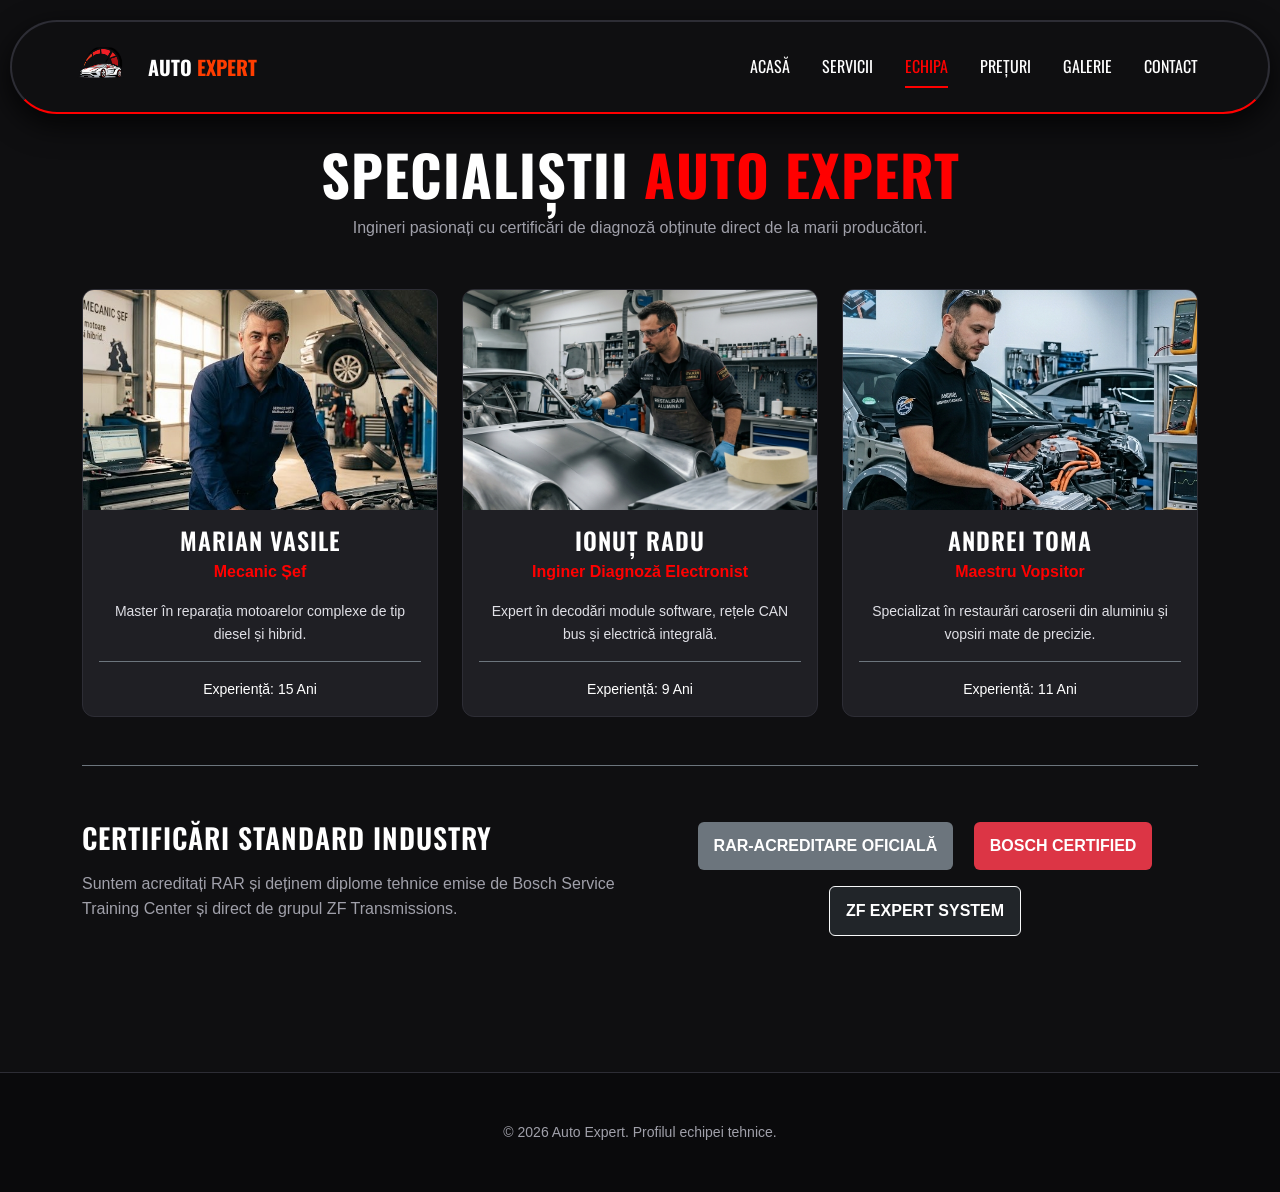
<file: team.html>
<!DOCTYPE html>
<html lang="ro">

<head>
    <meta charset="UTF-8">
    <meta name="viewport" content="width=device-width, initial-scale=1.0">
    <title>Echipa Noastră de Specialiști | Auto Expert</title>
    <meta name="description"
        content="Cunoaște experții mecanici și electricieni care se ocupă de reparația autoturismului tău la Auto Expert.">
    <link href="https://cdn.jsdelivr.net/npm/bootstrap@5.3.2/dist/css/bootstrap.min.css" rel="stylesheet">
    <link href="https://cdnjs.cloudflare.com/ajax/libs/font-awesome/6.4.2/css/all.min.css" rel="stylesheet">
    <link rel="stylesheet" href="css/style.css">
</head>

<body>

    <nav class="navbar navbar-expand-lg navbar-dark fixed-top navbar-premium-capsule" aria-label="Meniu Principal">
        <div class="container-fluid px-lg-4">
            <a class="navbar-brand premium-brand-flex" href="index.html">
                <img src="./img/logo/logo.svg" alt="Auto Expert Logo" class="logo-premium-vector">
                <span class="brand-text-digital">
                    AUTO <span class="brand-text-red">EXPERT</span>
                </span>
            </a>
            <button class="navbar-toggler" type="button" data-bs-toggle="collapse" data-bs-target="#navbarNav"
                aria-controls="navbarNav" aria-expanded="false" aria-label="Afișează meniul">
                <span class="navbar-toggler-icon"></span>
            </button>
            <div class="collapse navbar-collapse" id="navbarNav">
                <ul class="navbar-nav ms-auto">
                    <li class="nav-item"><a class="nav-link" href="index.html">Acasă</a></li>
                    <li class="nav-item"><a class="nav-link" href="services.html">Servicii</a></li>
                    <li class="nav-item"><a class="nav-link active" href="team.html">Echipa</a></li>
                    <li class="nav-item"><a class="nav-link" href="prices.html">Prețuri</a></li>
                    <li class="nav-item"><a class="nav-link" href="gallery.html">Galerie</a></li>
                    <li class="nav-item"><a class="nav-link" href="contact.html">Contact</a></li>
                </ul>
            </div>
        </div>
    </nav>

    <main class="container page-padding">
        <div class="text-center mb-5">
            <h1 class="display-4 fw-bold">Specialiștii <span class="text-primary-custom">Auto Expert</span></h1>
            <p class="text-muted">Ingineri pasionați cu certificări de diagnoză obținute direct de la marii producători.
            </p>
        </div>

        <div class="row g-4 mb-5">
            <div class="col-md-4">
                <div class="card custom-card text-center overflow-hidden">
                    <img src="./img/team/1.jpg" class="card-img-top" alt="Mecanic Șef Marian Vasile">
                    <div class="card-body">
                        <h4 class="text-white mb-1">Marian Vasile</h4>
                        <span class="text-primary-custom d-block mb-3 fw-bold">Mecanic Șef</span>
                        <p class="text-muted small">Master în reparația motoarelor complexe de tip diesel și hibrid.</p>
                        <div class="border-top border-secondary pt-3 text-white small">Experiență: 15 Ani</div>
                    </div>
                </div>
            </div>
            <div class="col-md-4">
                <div class="card custom-card text-center overflow-hidden">
                    <img src="img/team/2.png" class="card-img-top" alt="Inginer Diagnostician Ionuț Radu">
                    <div class="card-body">
                        <h4 class="text-white mb-1">Ionuț Radu</h4>
                        <span class="text-primary-custom d-block mb-3 fw-bold">Inginer Diagnoză Electronist</span>
                        <p class="text-muted small">Expert în decodări module software, rețele CAN bus și electrică
                            integrală.</p>
                        <div class="border-top border-secondary pt-3 text-white small">Experiență: 9 Ani</div>
                    </div>
                </div>
            </div>
            <div class="col-md-4">
                <div class="card custom-card text-center overflow-hidden">
                    <img src="img/team/3.png" class="card-img-top" alt="Tinichigiu Specialist vopsitor Andrei Toma">
                    <div class="card-body">
                        <h4 class="text-white mb-1">Andrei Toma</h4>
                        <span class="text-primary-custom d-block mb-3 fw-bold">Maestru Vopsitor</span>
                        <p class="text-muted small">Specializat în restaurări caroserii din aluminiu și vopsiri mate de
                            precizie.</p>
                        <div class="border-top border-secondary pt-3 text-white small">Experiență: 11 Ani</div>
                    </div>
                </div>
            </div>
        </div>

        <section class="py-5 border-top border-secondary mt-5">
            <div class="row align-items-center">
                <div class="col-md-6">
                    <h3 class="text-white mb-3">Certificări Standard Industry</h3>
                    <p class="text-muted">Suntem acreditați RAR și deținem diplome tehnice emise de Bosch Service
                        Training Center și direct de grupul ZF Transmissions.</p>
                </div>
                <div class="col-md-6 text-center">
                    <span class="badge bg-secondary p-3 m-2 fs-6 text-uppercase">RAR-Acreditare Oficială</span>
                    <span class="badge bg-danger p-3 m-2 fs-6 text-uppercase">Bosch Certified</span>
                    <span class="badge bg-dark p-3 m-2 fs-6 text-uppercase border border-light">ZF Expert System</span>
                </div>
            </div>
        </section>
    </main>

    <footer class="py-5 text-white mt-auto">
        <div class="container text-center text-muted small">&copy; 2026 Auto Expert. Profilul echipei tehnice.</div>
    </footer>

    <button id="backToTop" aria-label="Mergi în sus"><i class="fa-solid fa-arrow-up"></i></button>
    <script src="https://cdn.jsdelivr.net/npm/bootstrap@5.3.2/dist/js/bootstrap.bundle.min.js"></script>
    <script src="js/main.js"></script>
</body>

</html>
</file>
<file: css/style.css>
@import url('https://fonts.googleapis.com/css2?family=Oswald:wght@400;600;700&family=Roboto:wght@300;400;500;700&display=swap');

:root {
    --primary: #ff0000;
    --primary-hover: #B71C1C;
    --accent-metallic: #78909C;
    --dark: #0F0F11;
    --section: #16161A;
    --card: #1F1F24;
    --border: #2D2D35;
    --text: #FFFFFF;
    --text-body: #E0E0E6;
    --text-muted: #A0A0AA;
    --glow: 0 0 15px rgba(211,47,47,0.4);
}


*, *::before, *::after {
    box-sizing: border-box;
    margin: 0;
    padding: 0;
}

body {
    font-family: 'Roboto Condensed', sans-serif;
    background-color: var(--dark);
    color: var(--text-body);
    line-height: 1.6;
    overflow-x: hidden;
}

img {
    max-width: 100%;
    height: auto;
    display: block;
}

h1, h2, h3, h4, h5, h6 {
    font-family: 'Oswald', sans-serif;
    text-transform: uppercase;
    letter-spacing: 1px;
    font-weight: 600;
    color: var(--text);
}

.text-muted { color: var(--text-muted) !important; }
.text-primary-custom { color: var(--primary) !important; }
.bg-dark-section { background-color: var(--section); }
.bg-black { background-color: #0A0A0C; }

.page-padding {
    padding-top: 140px !important;
    padding-bottom: 80px;
}
/*navbar*/
.navbar.navbar-premium-capsule {
    background-color: var(--dark) !important; 
    border-bottom: 2px solid var(--primary);
    padding: 15px 0;
    z-index: 1030;
    box-shadow: 0 10px 30px rgba(0, 0, 0, 0.8);
    transition: all 0.3s ease;
}
/* ecrane mari */
@media (min-width: 992px) {
    .navbar.navbar-premium-capsule {
        top: 20px !important;
        max-width: 1260px;
        margin: 0 auto;
        border-radius: 50px !important; /* Margini rotunjite*/
        border: 2px solid var(--border) !important;
        border-bottom: 2px solid var(--primary) !important; /* Linie rosie */
        padding: 5px 30px; 
    }
}
/* Logo/text/imagine */
.premium-brand-flex {
    display: flex;
    align-items: center;
    gap: 12px;
    text-decoration: none;
}
.logo-premium-vector {
    height: 70px; 
    width: auto;
    transition: transform 0.55s ease;
}
.premium-brand-flex:hover .logo-premium-vector {
    transform: scale(1.05);
}
.brand-text-digital {
    font-family: 'Oswald', sans-serif;
    font-size: 1.25rem;
    font-weight: 700;
    color: var(--text) !important;
    line-height: 1;
}
.brand-text-red {
    color: #FF3D00 !important;
}
/* Link-uri/hover effect */
.navbar-nav .nav-link {
    font-family: 'Oswald', sans-serif;
    color: var(--text) !important;
    text-transform: uppercase;
    font-size: 1rem;
    padding: 8px 16px !important;
    position: relative;
    transition: color 0.3s ease;
}
.navbar-nav .nav-link:hover,
.navbar-nav .nav-link.active {
    color: var(--primary) !important;
}
@media (min-width: 1200px) {
    .navbar-nav .nav-link::after {
        content: '';
        position: absolute;
        width: 0;
        height: 2px;
        bottom: 0;
        left: 16px;
        background-color: var(--primary);
        transition: width 0.3s ease;
    }
    .navbar-nav .nav-link:hover::after,
    .navbar-nav .nav-link.active::after {
        width: calc(100% - 32px);
    }
}
.navbar-toggler {
    border: 1px solid var(--primary);
    padding: 6px 10px;
}

.navbar-toggler:focus {
    box-shadow: var(--glow);
}

.hero-section {
    min-height: 100vh;
    padding-top: 160px; 
    z-index: 1;
}

/* filtre galerie */
.filter-container-pill {
    background-color: #0A0A0C !important;
    border: 1px solid var(--border) !important;
}

.filter-btn {
    font-family: 'Oswald', sans-serif;
    text-transform: uppercase;
    color: var(--text-body) !important;
    padding: 8px 20px;
    transition: all 0.3s ease;
}

.filter-btn:hover,
.filter-btn.active {
    background-color: var(--primary) !important;
    border-color: var(--primary) !important;
    color: var(--text) !important;
    box-shadow: var(--glow);
}

/*glow/tranzitii */
.btn-primary-custom, .btn-danger {
    background-color: var(--primary) !important;
    border-color: var(--primary) !important;
    color: var(--text) !important;
    font-family: 'Oswald', sans-serif;
    text-transform: uppercase;
    font-weight: 600;
    padding: 12px 28px;
    border-radius: 4px;
    transition: all 0.3s ease;
}

.btn-primary-custom:hover, .btn-danger:hover {
    background-color: var(--primary-hover) !important;
    border-color: var(--primary-hover) !important;
    transform: translateY(-2px);
    box-shadow: var(--glow);
}

.btn-outline-light {
    border: 2px solid var(--text) !important;
    font-family: 'Oswald', sans-serif;
    text-transform: uppercase;
    font-weight: 600;
    padding: 11px 26px;
    transition: all 0.3s ease;
}

.btn-outline-light:hover {
    background-color: var(--text) !important;
    color: var(--dark) !important;
    transform: translateY(-2px);
}

/* card hover/img scalare*/
.card, .custom-card {
    background-color: var(--card) !important;
    border: 1px solid var(--border) !important;
    border-radius: 12px !important;
    overflow: hidden;
    transition: all 0.3s cubic-bezier(0.4,0,0.2,1);
}

.card:hover, .custom-card:hover {
    transform: translateY(-5px);
    border-color: var(--primary) !important;
    box-shadow: 0 8px 24px rgba(0,0,0,0.6);
}

.card-body, .card-text, .custom-card p {
    color: var(--text-body) !important;
}

.card-body i, .custom-card i {
    transition: transform 0.3s ease;
}

.card:hover i, .custom-card:hover i {
    transform: scale(1.1);
}

.custom-card .card-img-top {
    height: 220px;
    object-fit: cover;
    width: 100%;
}
/*preturi/team */
.table-dark {
    --bs-table-bg: var(--card) !important;
    border-color: var(--border) !important;
}
#pricesTable th {
    font-family: 'Oswald', sans-serif;
    text-transform: uppercase;
    background-color: #141418;
    color: var(--text) !important;
    padding: 16px;
    border-bottom: 2px solid var(--primary);
}
#pricesTable td {
    padding: 16px;
    color: var(--text-body) !important;
}
#pricesTable tr:hover td {
    color: var(--text) !important;
}
.team-member-name {
    color: var(--text) !important;
    font-family: 'Oswald', sans-serif;
    font-size: 1.4rem;
}
.team-member-role {
    color: var(--primary) !important;
    font-weight: 700;
    text-transform: uppercase;
    font-size: .9rem;
}
/* formulare */
.form-control, .form-select, input[type="date"] {
    background-color: var(--dark) !important;
    color: var(--text) !important;
    border: 1px solid var(--border) !important;
    padding: 12px 16px;
    border-radius: 6px;
    transition: all 0.3s ease;
}
.form-control:focus, .form-select:focus {
    border-color: var(--primary) !important;
    box-shadow: var(--glow) !important;
}
/*footer/back to top*/
footer {
    background-color: #0A0A0C;
    border-top: 1px solid var(--border);
}
#backToTop {
    position: fixed;
    bottom: 25px;
    right: 25px;
    width: 45px;
    height: 45px;
    background-color: var(--primary);
    color: var(--text);
    border: none;
    border-radius: 50%;
    display: none;
    align-items: center;
    justify-content: center;
    z-index: 99;
    box-shadow: var(--glow);
    transition: all 0.2s ease;
}
#backToTop:hover {
    background-color: var(--primary-hover);
    transform: scale(1.1);
}
</file>
